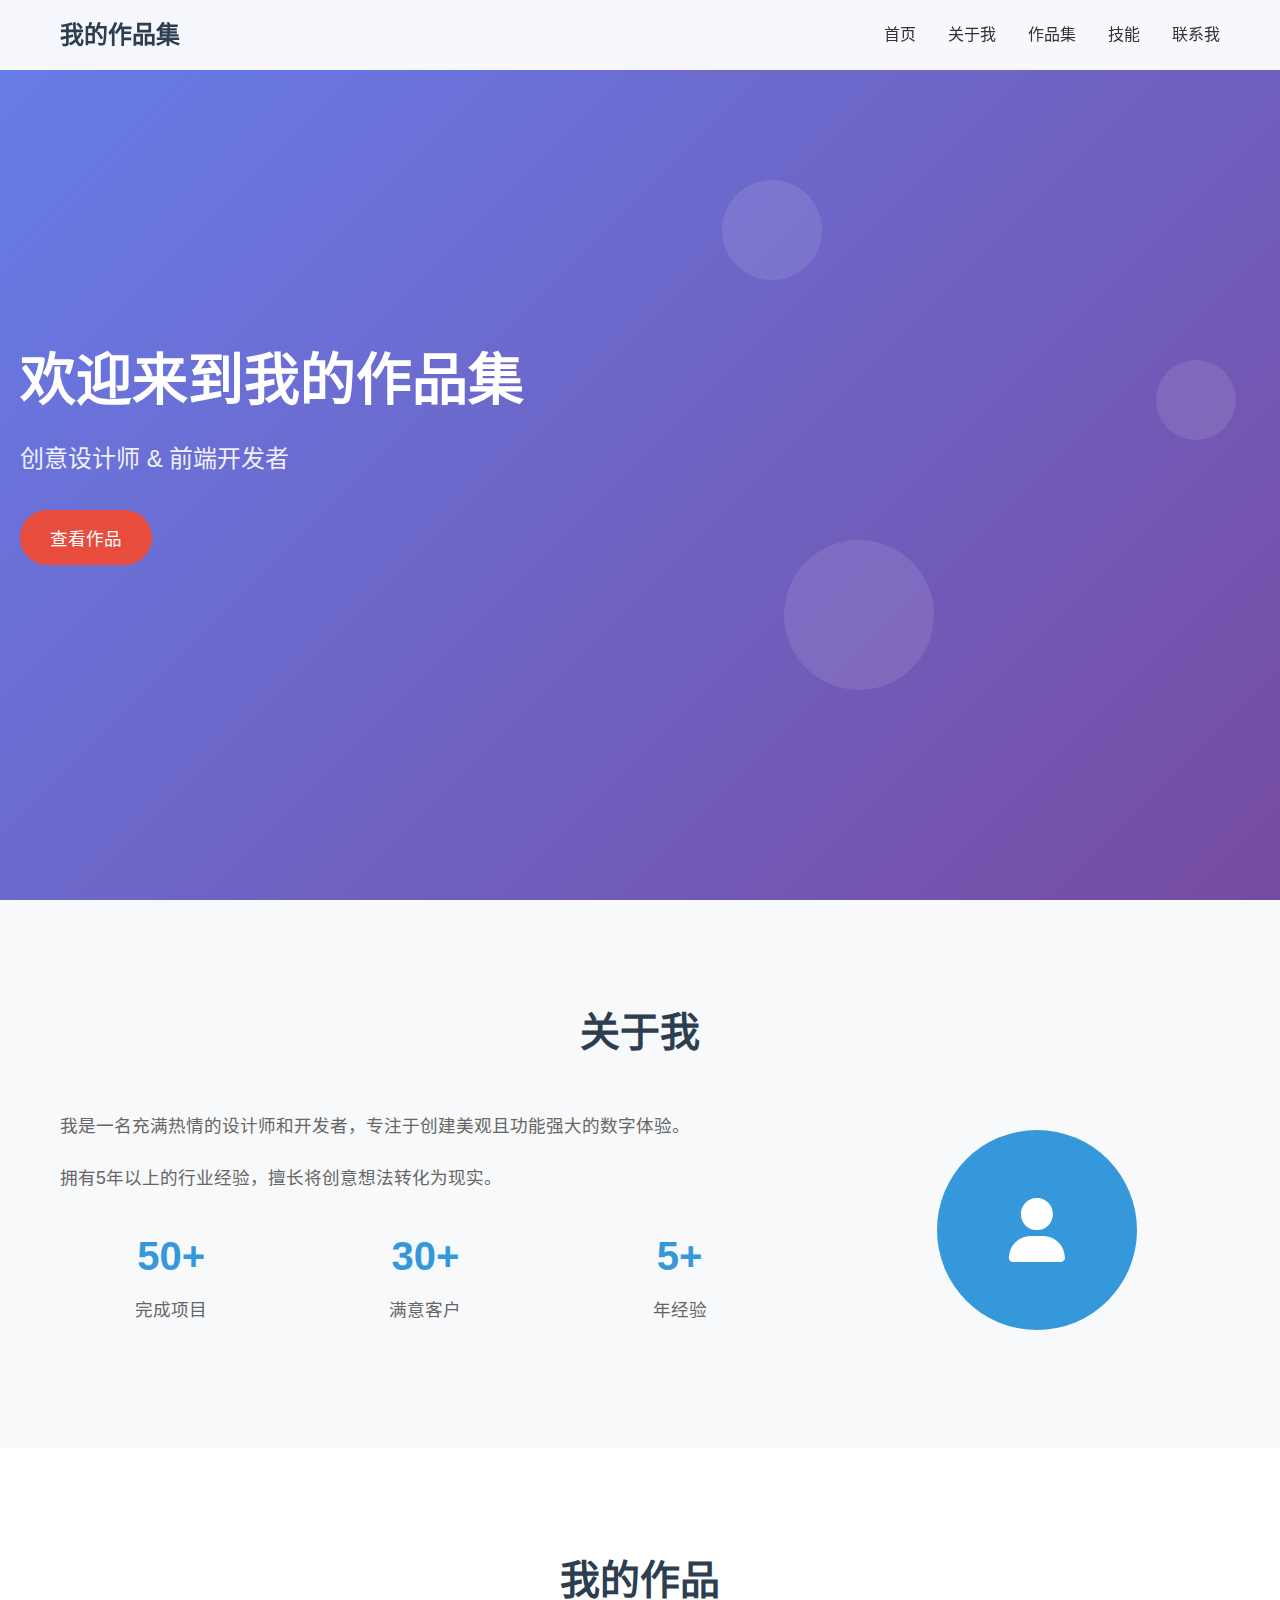
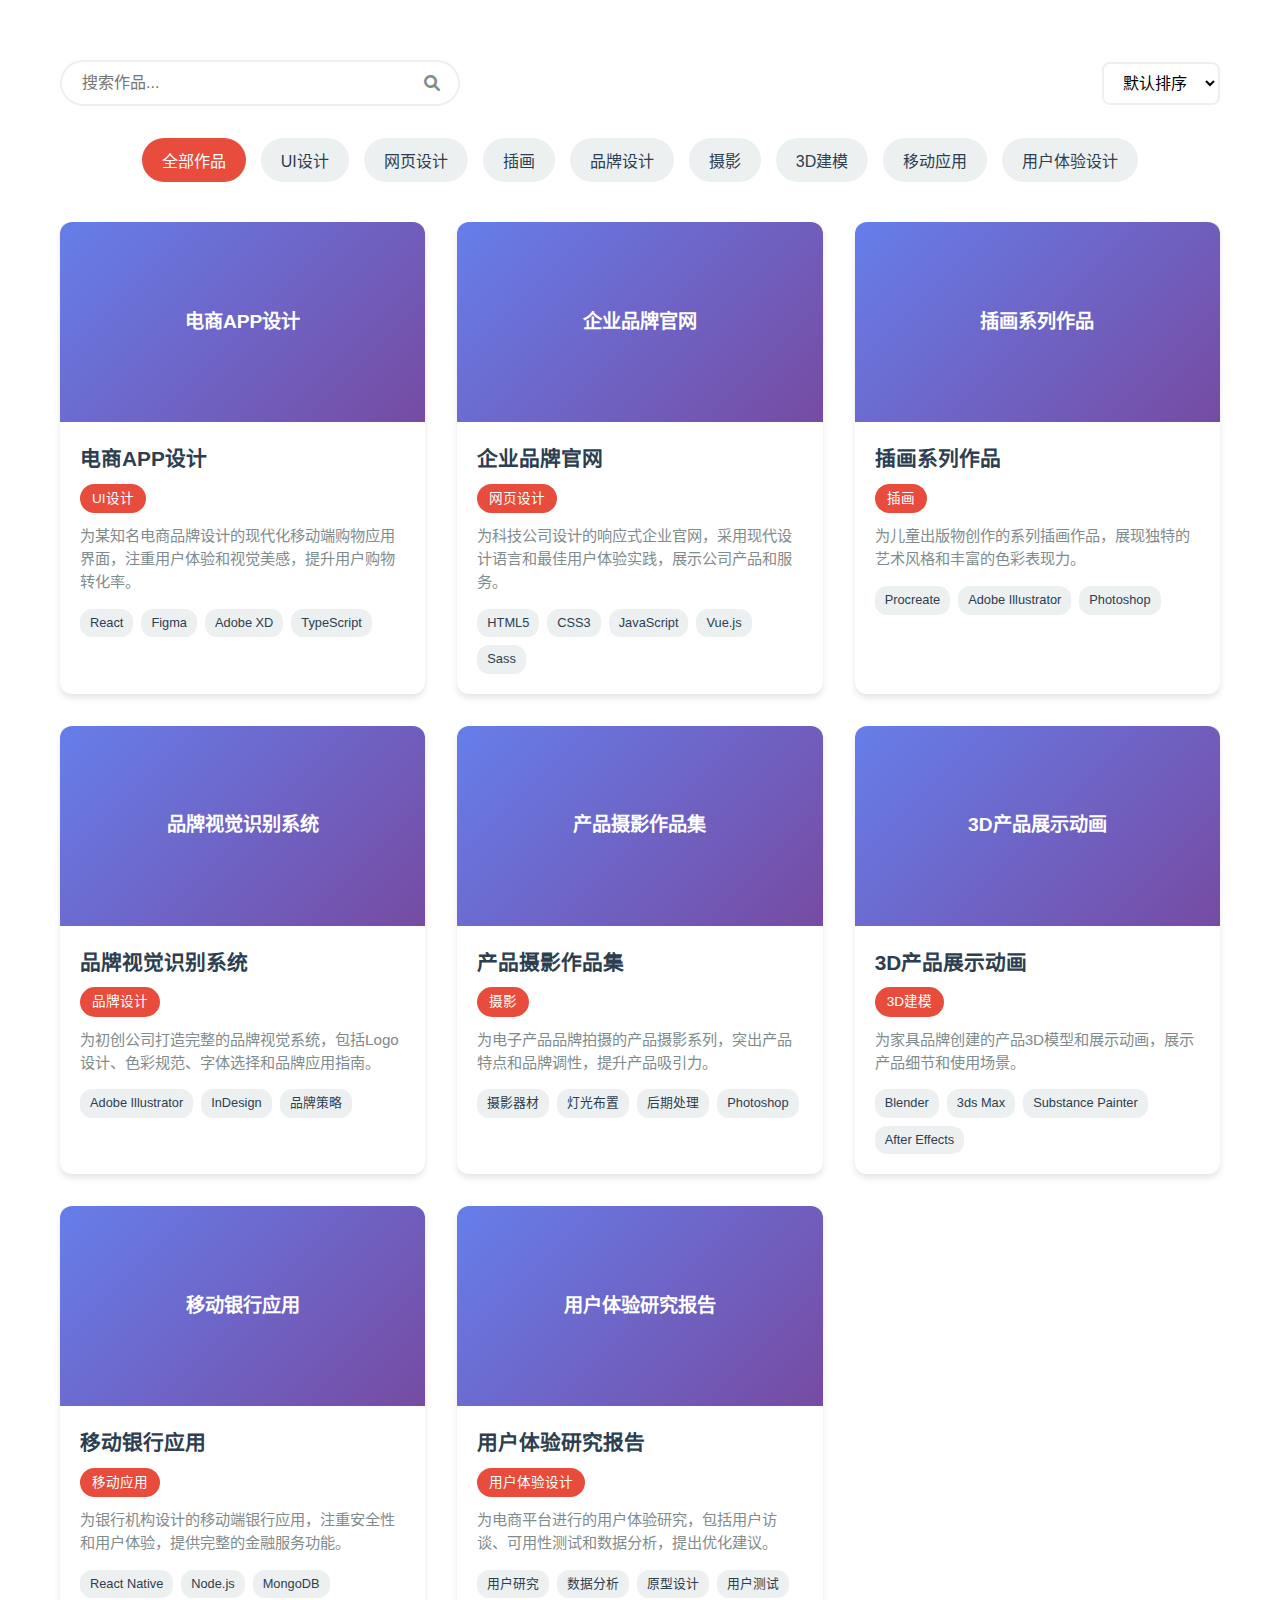
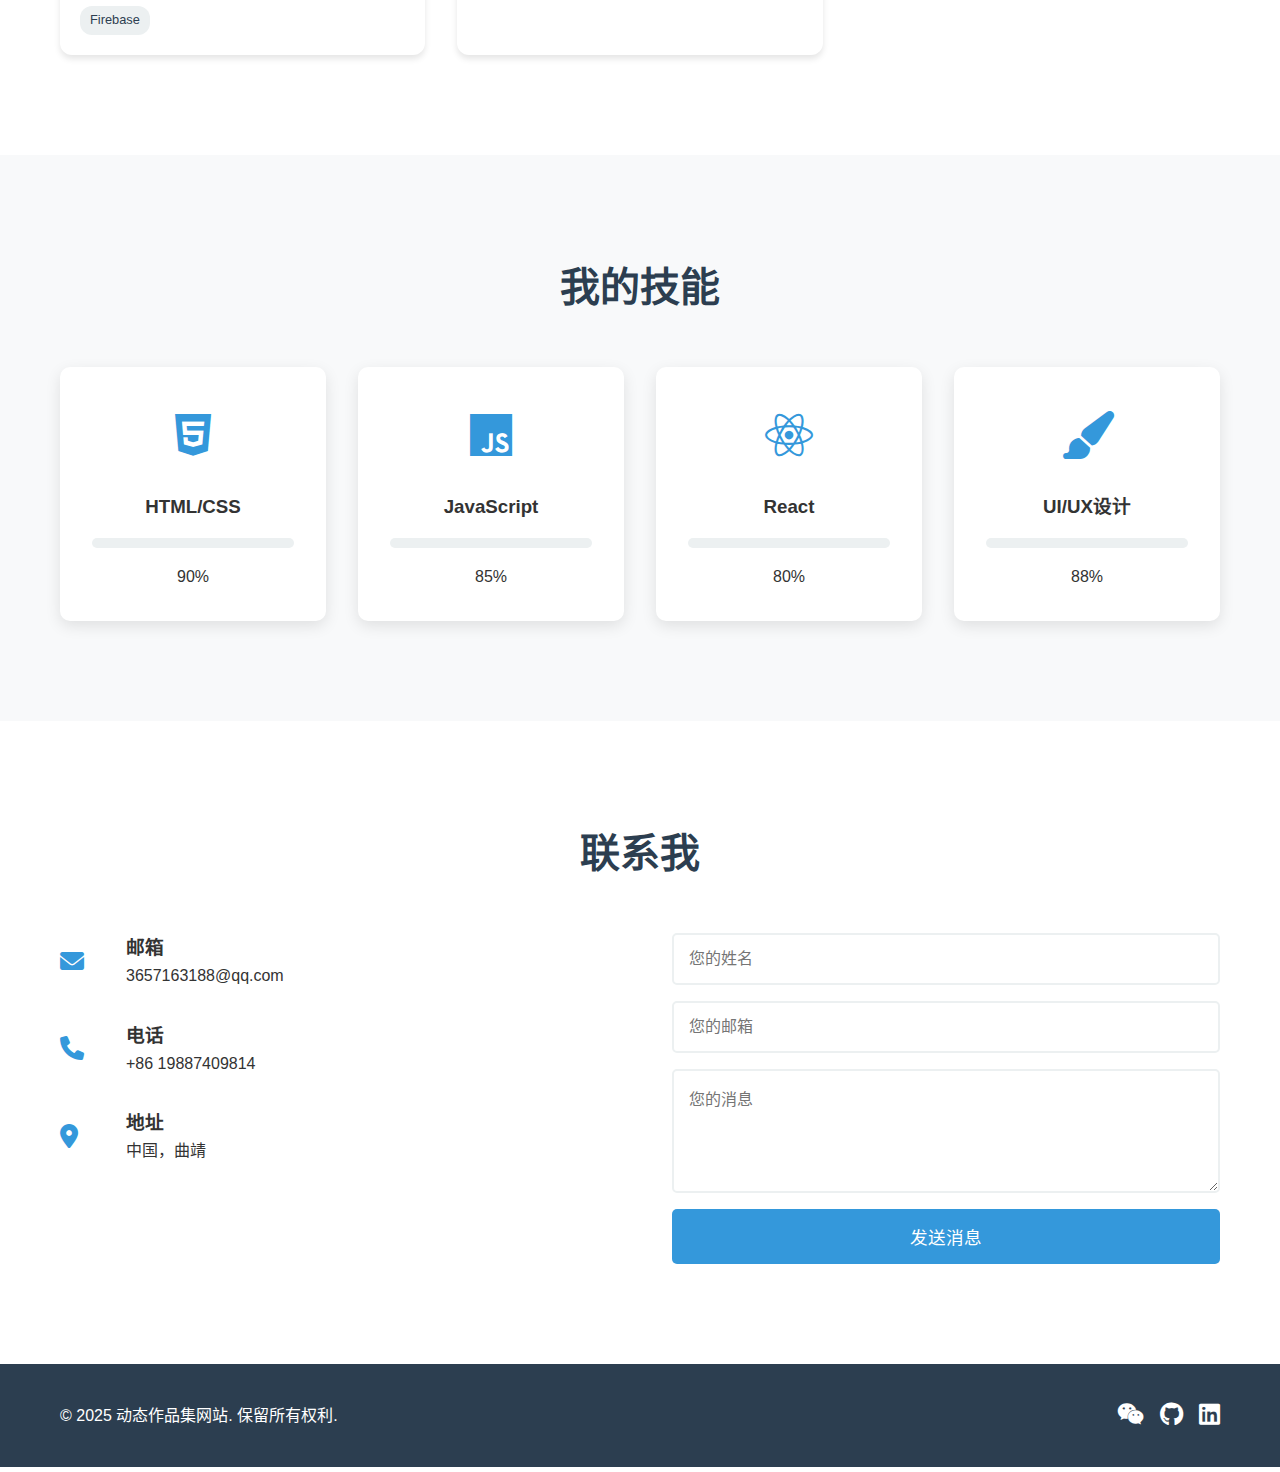
<file: index.html>
<!DOCTYPE html>
<html lang="zh-CN">
<head>
    <meta charset="UTF-8">
    <meta name="viewport" content="width=device-width, initial-scale=1.0">
    <title>动态作品集网站</title>
    <link rel="stylesheet" href="style.css">
    <link href="https://cdnjs.cloudflare.com/ajax/libs/font-awesome/6.0.0/css/all.min.css" rel="stylesheet">
</head>
<body>
    <!-- 导航栏 -->
    <nav class="navbar">
        <div class="nav-container">
            <div class="nav-logo">
                <a href="#home">我的作品集</a>
            </div>
            <ul class="nav-menu">
                <li class="nav-item">
                    <a href="#home" class="nav-link">首页</a>
                </li>
                <li class="nav-item">
                    <a href="#about" class="nav-link">关于我</a>
                </li>
                <li class="nav-item">
                    <a href="#portfolio" class="nav-link">作品集</a>
                </li>
                <li class="nav-item">
                    <a href="#skills" class="nav-link">技能</a>
                </li>
                <li class="nav-item">
                    <a href="#contact" class="nav-link">联系我</a>
                </li>
            </ul>
            <div class="hamburger">
                <span></span>
                <span></span>
                <span></span>
            </div>
        </div>
    </nav>

    <!-- 首页部分 -->
    <section id="home" class="hero">
        <div class="hero-content">
            <h1 class="hero-title">欢迎来到我的作品集</h1>
            <p class="hero-subtitle">创意设计师 & 前端开发者</p>
            <button class="cta-button" onclick="scrollToSection('portfolio')">查看作品</button>
        </div>
        <div class="hero-image">
            <div class="floating-elements">
                <div class="floating-element"></div>
                <div class="floating-element"></div>
                <div class="floating-element"></div>
            </div>
        </div>
    </section>

    <!-- 关于我部分 -->
    <section id="about" class="about">
        <div class="container">
            <h2 class="section-title">关于我</h2>
            <div class="about-content">
                <div class="about-text">
                    <p>我是一名充满热情的设计师和开发者，专注于创建美观且功能强大的数字体验。</p>
                    <p>拥有5年以上的行业经验，擅长将创意想法转化为现实。</p>
                    <div class="stats">
                        <div class="stat">
                            <h3>50+</h3>
                            <p>完成项目</p>
                        </div>
                        <div class="stat">
                            <h3>30+</h3>
                            <p>满意客户</p>
                        </div>
                        <div class="stat">
                            <h3>5+</h3>
                            <p>年经验</p>
                        </div>
                    </div>
                </div>
                <div class="about-image">
                    <div class="image-placeholder">
                        <i class="fas fa-user"></i>
                    </div>
                </div>
            </div>
        </div>
    </section>

    <!-- 作品集部分 -->
    <section id="portfolio" class="portfolio">
        <div class="container">
            <h2 class="section-title">我的作品</h2>
            
            <!-- 搜索和筛选区域 -->
            <div class="portfolio-controls">
                <div class="search-box">
                    <input type="text" id="searchInput" placeholder="搜索作品..." class="search-input">
                    <i class="fas fa-search search-icon"></i>
                </div>
                
                <div class="sort-controls">
                    <select id="sortSelect" class="sort-select">
                        <option value="default">默认排序</option>
                        <option value="date-desc">最新优先</option>
                        <option value="date-asc">最旧优先</option>
                        <option value="title-asc">标题 A-Z</option>
                        <option value="title-desc">标题 Z-A</option>
                    </select>
                </div>
            </div>
            
            <!-- 分类导航 -->
            <nav class="category-nav" id="categoryNav">
                <!-- 分类按钮将通过JavaScript动态生成 -->
            </nav>
            
            <!-- 作品网格 -->
            <div id="portfolioGrid" class="portfolio-grid">
                <div class="loading">正在加载作品...</div>
            </div>
        </div>
    </section>
    
    <!-- 模态框 -->
    <div id="portfolioModal" class="modal">
        <div class="modal-content">
            <div class="modal-header">
                <h2 id="modalTitle" class="modal-title"></h2>
                <button id="closeModal" class="close-btn">&times;</button>
            </div>
            <div class="modal-body">
                <div id="modalImage" class="modal-image"></div>
                <div id="modalCategory" class="card-category"></div>
                <p id="modalDescription" class="modal-description"></p>
                <div id="modalTechStack" class="modal-tech-stack"></div>
                <div id="modalLinks" class="modal-links"></div>
            </div>
        </div>
    </div>

    <!-- 技能部分 -->
    <section id="skills" class="skills">
        <div class="container">
            <h2 class="section-title">我的技能</h2>
            <div class="skills-grid">
                <div class="skill-item">
                    <div class="skill-icon">
                        <i class="fab fa-html5"></i>
                    </div>
                    <h3>HTML/CSS</h3>
                    <div class="skill-bar">
                        <div class="skill-progress" data-width="90"></div>
                    </div>
                    <span>90%</span>
                </div>
                <div class="skill-item">
                    <div class="skill-icon">
                        <i class="fab fa-js"></i>
                    </div>
                    <h3>JavaScript</h3>
                    <div class="skill-bar">
                        <div class="skill-progress" data-width="85"></div>
                    </div>
                    <span>85%</span>
                </div>
                <div class="skill-item">
                    <div class="skill-icon">
                        <i class="fab fa-react"></i>
                    </div>
                    <h3>React</h3>
                    <div class="skill-bar">
                        <div class="skill-progress" data-width="80"></div>
                    </div>
                    <span>80%</span>
                </div>
                <div class="skill-item">
                    <div class="skill-icon">
                        <i class="fas fa-paint-brush"></i>
                    </div>
                    <h3>UI/UX设计</h3>
                    <div class="skill-bar">
                        <div class="skill-progress" data-width="88"></div>
                    </div>
                    <span>88%</span>
                </div>
            </div>
        </div>
    </section>

    <!-- 联系我部分 -->
    <section id="contact" class="contact">
        <div class="container">
            <h2 class="section-title">联系我</h2>
            <div class="contact-content">
                <div class="contact-info">
                    <div class="contact-item">
                        <i class="fas fa-envelope"></i>
                        <div>
                            <h3>邮箱</h3>
                            <p>3657163188@qq.com</p>
                        </div>
                    </div>
                    <div class="contact-item">
                        <i class="fas fa-phone"></i>
                        <div>
                            <h3>电话</h3>
                            <p>+86 19887409814</p>
                        </div>
                    </div>
                    <div class="contact-item">
                        <i class="fas fa-map-marker-alt"></i>
                        <div>
                            <h3>地址</h3>
                            <p>中国，曲靖</p>
                        </div>
                    </div>
                </div>
                <form class="contact-form">
                    <input type="text" placeholder="您的姓名" required>
                    <input type="email" placeholder="您的邮箱" required>
                    <textarea placeholder="您的消息" rows="5" required></textarea>
                    <button type="submit">发送消息</button>
                </form>
            </div>
        </div>
    </section>

    <!-- 页脚 -->
    <footer class="footer">
        <div class="container">
            <p>&copy; 2025 动态作品集网站. 保留所有权利.</p>
            <div class="social-links">
                <a href="#"><i class="fab fa-weixin"></i></a>
                <a href="#"><i class="fab fa-github"></i></a>
                <a href="#"><i class="fab fa-linkedin"></i></a>
            </div>
        </div>
    </footer>

    <script src="script.js"></script>
</body>
</html>
</file>
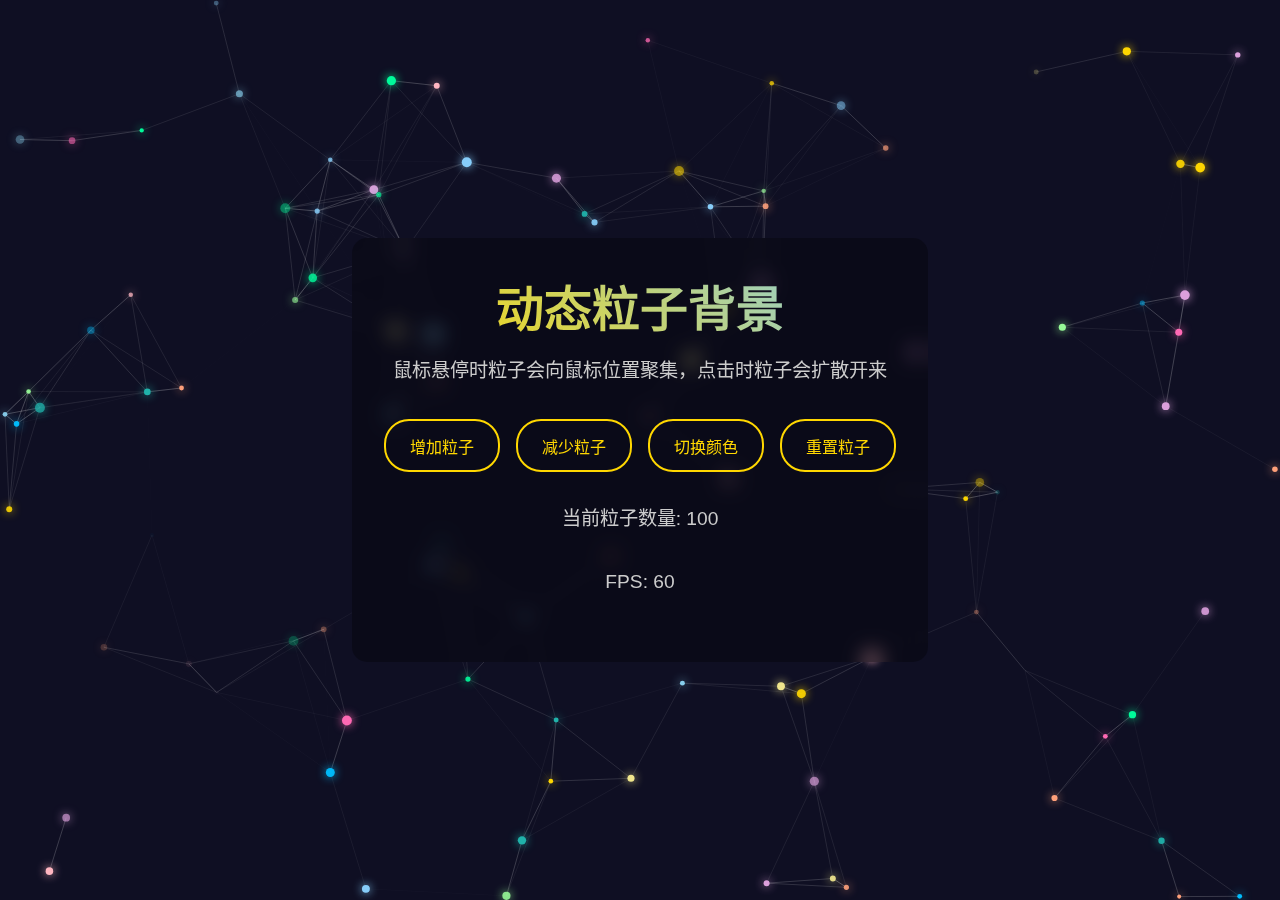
<file: particle-background.html>
<!DOCTYPE html>
<html lang="zh-CN">
<head>
    <meta charset="UTF-8">
    <meta name="viewport" content="width=device-width, initial-scale=1.0">
    <title>动态粒子背景</title>
    <style>
        * {
            margin: 0;
            padding: 0;
            box-sizing: border-box;
        }

        body {
            font-family: 'Segoe UI', 'Microsoft YaHei', sans-serif;
            background: #0f0f23;
            color: #fff;
            overflow: hidden;
            height: 100vh;
            display: flex;
            align-items: center;
            justify-content: center;
        }

        #particleCanvas {
            position: fixed;
            top: 0;
            left: 0;
            width: 100%;
            height: 100%;
            z-index: -1;
        }

        .content {
            text-align: center;
            z-index: 1;
            padding: 2rem;
            background: rgba(0, 0, 0, 0.3);
            border-radius: 15px;
            backdrop-filter: blur(10px);
            max-width: 600px;
        }

        h1 {
            font-size: 3rem;
            margin-bottom: 1rem;
            background: linear-gradient(45deg, #FFD700, #87CEEB);
            -webkit-background-clip: text;
            -webkit-text-fill-color: transparent;
            background-clip: text;
        }

        p {
            font-size: 1.2rem;
            line-height: 1.6;
            margin-bottom: 2rem;
            color: #ccc;
        }

        .controls {
            display: flex;
            gap: 1rem;
            justify-content: center;
            flex-wrap: wrap;
        }

        .btn {
            padding: 0.8rem 1.5rem;
            border: 2px solid #FFD700;
            background: transparent;
            color: #FFD700;
            border-radius: 25px;
            cursor: pointer;
            transition: all 0.3s ease;
            font-size: 1rem;
        }

        .btn:hover {
            background: #FFD700;
            color: #000;
            transform: translateY(-2px);
        }

        .info {
            margin-top: 2rem;
            font-size: 0.9rem;
            color: #888;
        }

        @media (max-width: 768px) {
            h1 {
                font-size: 2rem;
            }
            
            p {
                font-size: 1rem;
            }
            
            .content {
                padding: 1rem;
                margin: 1rem;
            }
        }
    </style>
</head>
<body>
    <canvas id="particleCanvas"></canvas>
    
    <div class="content">
        <h1>动态粒子背景</h1>
        <p>鼠标悬停时粒子会向鼠标位置聚集，点击时粒子会扩散开来</p>
        
        <div class="controls">
            <button class="btn" onclick="increaseParticles()">增加粒子</button>
            <button class="btn" onclick="decreaseParticles()">减少粒子</button>
            <button class="btn" onclick="changeColors()">切换颜色</button>
            <button class="btn" onclick="resetParticles()">重置粒子</button>
        </div>
        
        <div class="info">
            <p>当前粒子数量: <span id="particleCount">100</span></p>
            <p>FPS: <span id="fpsCounter">60</span></p>
        </div>
    </div>

    <script>
        class ParticleSystem {
            constructor() {
                this.canvas = document.getElementById('particleCanvas');
                this.ctx = this.canvas.getContext('2d');
                this.particles = [];
                this.mouseX = 0;
                this.mouseY = 0;
                this.isMouseOver = false;
                this.isClicking = false;
                this.clickTime = 0;
                this.lastTime = 0;
                this.fps = 60;
                this.frameCount = 0;
                this.lastFpsUpdate = 0;
                
                // 粒子颜色池
                this.colorPalette = [
                    '#FFD700', '#87CEEB', '#98FB98', '#FFB6C1',
                    '#DDA0DD', '#F0E68C', '#87CEFA', '#20B2AA',
                    '#FFA07A', '#00FA9A', '#FF69B4', '#00BFFF'
                ];
                
                this.init();
            }
            
            init() {
                this.resizeCanvas();
                this.createParticles();
                this.setupEventListeners();
                this.animate();
            }
            
            resizeCanvas() {
                this.canvas.width = window.innerWidth;
                this.canvas.height = window.innerHeight;
            }
            
            createParticles() {
                this.particles = [];
                const isMobile = window.innerWidth <= 768;
                const particleCount = isMobile ? 50 : 100;
                
                for (let i = 0; i < particleCount; i++) {
                    this.particles.push(this.createParticle());
                }
                
                this.updateParticleCountDisplay();
            }
            
            createParticle() {
                const isMobile = window.innerWidth <= 768;
                const maxSize = isMobile ? 3 : 5;
                const minSize = isMobile ? 1 : 2;
                
                return {
                    x: Math.random() * this.canvas.width,
                    y: Math.random() * this.canvas.height,
                    vx: (Math.random() - 0.5) * 2,
                    vy: (Math.random() - 0.5) * 2,
                    size: Math.random() * (maxSize - minSize) + minSize,
                    color: this.colorPalette[Math.floor(Math.random() * this.colorPalette.length)],
                    originalColor: '',
                    opacity: Math.random() * 0.5 + 0.5,
                    life: Math.random() * 100,
                    maxLife: 100
                };
            }
            
            setupEventListeners() {
                window.addEventListener('resize', () => {
                    this.resizeCanvas();
                    this.createParticles();
                });
                
                this.canvas.addEventListener('mousemove', (e) => {
                    this.mouseX = e.clientX;
                    this.mouseY = e.clientY;
                });
                
                this.canvas.addEventListener('mouseenter', () => {
                    this.isMouseOver = true;
                });
                
                this.canvas.addEventListener('mouseleave', () => {
                    this.isMouseOver = false;
                });
                
                this.canvas.addEventListener('click', (e) => {
                    this.isClicking = true;
                    this.clickTime = Date.now();
                    this.mouseX = e.clientX;
                    this.mouseY = e.clientY;
                    
                    // 点击后0.5秒重置点击状态
                    setTimeout(() => {
                        this.isClicking = false;
                    }, 500);
                });
            }
            
            updateParticles() {
                const currentTime = Date.now();
                const clickDuration = currentTime - this.clickTime;
                
                this.particles.forEach(particle => {
                    // 基础运动
                    particle.x += particle.vx;
                    particle.y += particle.vy;
                    
                    // 边界检测
                    if (particle.x < 0 || particle.x > this.canvas.width) {
                        particle.vx *= -1;
                    }
                    if (particle.y < 0 || particle.y > this.canvas.height) {
                        particle.vy *= -1;
                    }
                    
                    // 鼠标悬停效果
                    if (this.isMouseOver) {
                        const dx = this.mouseX - particle.x;
                        const dy = this.mouseY - particle.y;
                        const distance = Math.sqrt(dx * dx + dy * dy);
                        
                        if (distance < 200) {
                            const force = 0.1;
                            particle.vx += (dx / distance) * force;
                            particle.vy += (dy / distance) * force;
                        }
                    }
                    
                    // 点击扩散效果
                    if (this.isClicking && clickDuration < 500) {
                        const dx = particle.x - this.mouseX;
                        const dy = particle.y - this.mouseY;
                        const distance = Math.sqrt(dx * dx + dy * dy);
                        
                        if (distance < 300) {
                            const force = 2 * (1 - clickDuration / 500);
                            particle.vx += (dx / distance) * force;
                            particle.vy += (dy / distance) * force;
                        }
                    }
                    
                    // 速度限制
                    const speed = Math.sqrt(particle.vx * particle.vx + particle.vy * particle.vy);
                    const maxSpeed = 3;
                    if (speed > maxSpeed) {
                        particle.vx = (particle.vx / speed) * maxSpeed;
                        particle.vy = (particle.vy / speed) * maxSpeed;
                    }
                    
                    // 生命周期
                    particle.life += 0.5;
                    if (particle.life > particle.maxLife) {
                        particle.life = 0;
                    }
                    
                    // 透明度变化
                    particle.opacity = 0.3 + 0.7 * Math.sin(particle.life * 0.1);
                });
            }
            
            drawParticles() {
                this.ctx.clearRect(0, 0, this.canvas.width, this.canvas.height);
                
                // 绘制连接线
                this.drawConnections();
                
                // 绘制粒子
                this.particles.forEach(particle => {
                    this.ctx.save();
                    this.ctx.globalAlpha = particle.opacity;
                    
                    // 粒子发光效果
                    this.ctx.shadowColor = particle.color;
                    this.ctx.shadowBlur = 10;
                    
                    this.ctx.fillStyle = particle.color;
                    this.ctx.beginPath();
                    this.ctx.arc(particle.x, particle.y, particle.size, 0, Math.PI * 2);
                    this.ctx.fill();
                    
                    this.ctx.restore();
                });
            }
            
            drawConnections() {
                const maxDistance = 150;
                
                for (let i = 0; i < this.particles.length; i++) {
                    for (let j = i + 1; j < this.particles.length; j++) {
                        const p1 = this.particles[i];
                        const p2 = this.particles[j];
                        const dx = p1.x - p2.x;
                        const dy = p1.y - p2.y;
                        const distance = Math.sqrt(dx * dx + dy * dy);
                        
                        if (distance < maxDistance) {
                            const opacity = 1 - distance / maxDistance;
                            this.ctx.strokeStyle = `rgba(255, 255, 255, ${opacity * 0.3})`;
                            this.ctx.lineWidth = 1;
                            this.ctx.beginPath();
                            this.ctx.moveTo(p1.x, p1.y);
                            this.ctx.lineTo(p2.x, p2.y);
                            this.ctx.stroke();
                        }
                    }
                }
            }
            
            updateFPS(currentTime) {
                this.frameCount++;
                
                if (currentTime - this.lastFpsUpdate >= 1000) {
                    this.fps = Math.round((this.frameCount * 1000) / (currentTime - this.lastFpsUpdate));
                    this.frameCount = 0;
                    this.lastFpsUpdate = currentTime;
                    
                    document.getElementById('fpsCounter').textContent = this.fps;
                }
            }
            
            animate(currentTime = 0) {
                requestAnimationFrame((time) => this.animate(time));
                
                // 限制帧率为60fps
                const deltaTime = currentTime - this.lastTime;
                if (deltaTime < 1000 / 60) return;
                
                this.lastTime = currentTime;
                
                this.updateParticles();
                this.drawParticles();
                this.updateFPS(currentTime);
            }
            
            updateParticleCountDisplay() {
                document.getElementById('particleCount').textContent = this.particles.length;
            }
            
            // 公共方法
            addParticles(count = 10) {
                for (let i = 0; i < count; i++) {
                    this.particles.push(this.createParticle());
                }
                this.updateParticleCountDisplay();
            }
            
            removeParticles(count = 10) {
                this.particles = this.particles.slice(0, Math.max(0, this.particles.length - count));
                this.updateParticleCountDisplay();
            }
            
            changeColorPalette() {
                // 生成新的随机颜色
                this.colorPalette = Array.from({length: 12}, () => {
                    const hue = Math.floor(Math.random() * 360);
                    return `hsl(${hue}, 70%, 65%)`;
                });
            }
            
            reset() {
                this.createParticles();
            }
        }
        
        // 初始化粒子系统
        const particleSystem = new ParticleSystem();
        
        // 全局控制函数
        function increaseParticles() {
            particleSystem.addParticles(10);
        }
        
        function decreaseParticles() {
            particleSystem.removeParticles(10);
        }
        
        function changeColors() {
            particleSystem.changeColorPalette();
        }
        
        function resetParticles() {
            particleSystem.reset();
        }
        
        // 防止页面滚动
        document.addEventListener('wheel', (e) => {
            if (e.ctrlKey) {
                e.preventDefault();
            }
        }, { passive: false });
    </script>
</body>
</html>
</file>
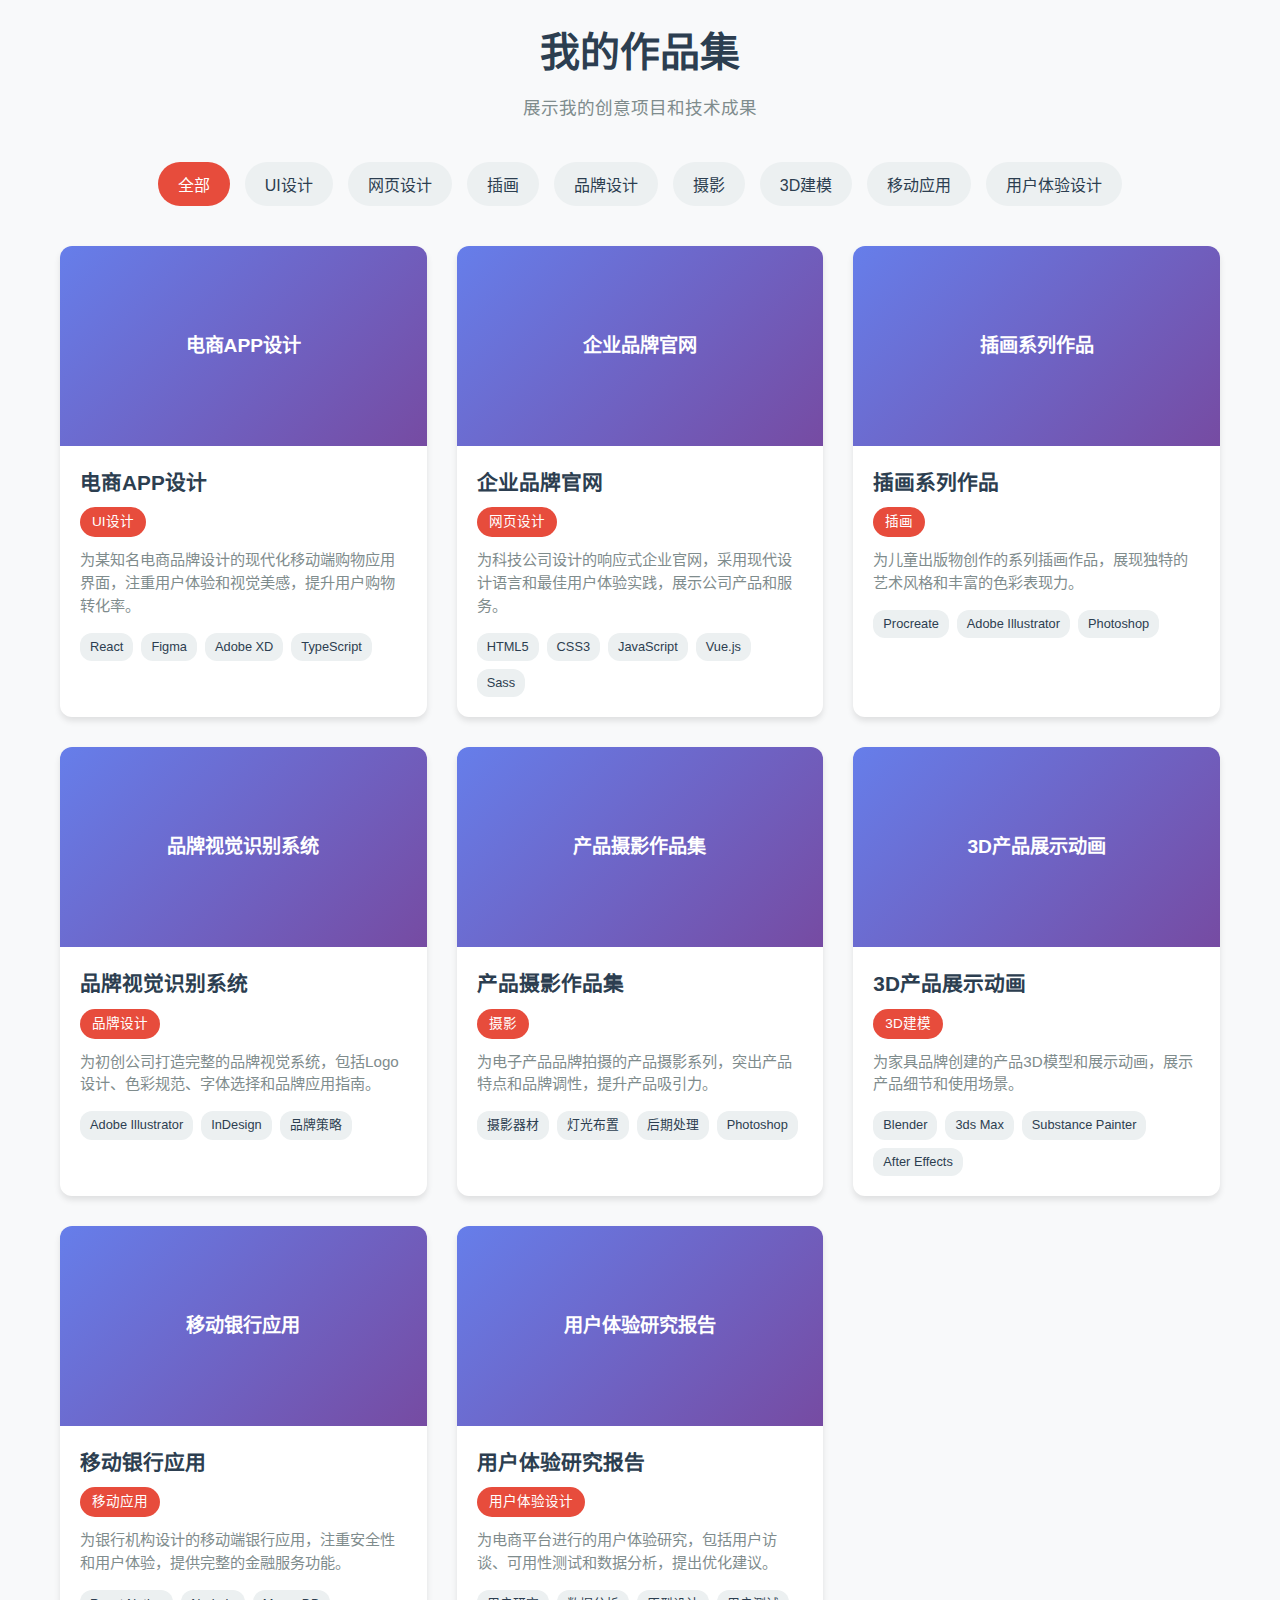
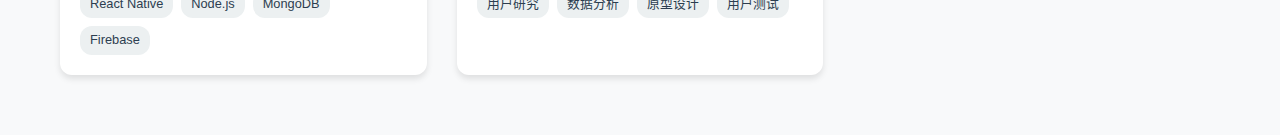
<file: portfolio-dynamic-grid.html>
<!DOCTYPE html>
<html lang="zh-CN">
<head>
    <meta charset="UTF-8">
    <meta name="viewport" content="width=device-width, initial-scale=1.0">
    <title>动态作品集网格</title>
    <style>
        * {
            margin: 0;
            padding: 0;
            box-sizing: border-box;
        }

        body {
            font-family: 'Segoe UI', Tahoma, Geneva, Verdana, sans-serif;
            line-height: 1.6;
            color: #333;
            background-color: #f8f9fa;
        }

        .container {
            max-width: 1200px;
            margin: 0 auto;
            padding: 20px;
        }

        .header {
            text-align: center;
            margin-bottom: 40px;
        }

        .header h1 {
            font-size: 2.5rem;
            color: #2c3e50;
            margin-bottom: 10px;
        }

        .header p {
            font-size: 1.1rem;
            color: #7f8c8d;
        }

        /* 分类导航样式 */
        .category-nav {
            display: flex;
            justify-content: center;
            flex-wrap: wrap;
            gap: 15px;
            margin-bottom: 40px;
            padding: 0 20px;
        }

        .category-btn {
            background: #ecf0f1;
            color: #2c3e50;
            border: none;
            padding: 10px 20px;
            border-radius: 25px;
            font-size: 1rem;
            font-weight: 500;
            cursor: pointer;
            transition: all 0.3s ease;
        }

        .category-btn:hover {
            background: #3498db;
            color: white;
            transform: translateY(-2px);
        }

        .category-btn.active {
            background: #e74c3c;
            color: white;
        }

        .category-btn.active:hover {
            background: #c0392b;
        }

        /* 作品网格样式 */
        .portfolio-grid {
            display: grid;
            grid-template-columns: repeat(3, 1fr);
            gap: 30px;
            margin-bottom: 40px;
        }

        .portfolio-card {
            background: white;
            border-radius: 12px;
            overflow: hidden;
            box-shadow: 0 4px 6px rgba(0, 0, 0, 0.1);
            transition: all 0.3s ease-in-out;
            cursor: pointer;
        }

        .portfolio-card:hover {
            transform: translateY(-5px);
            box-shadow: 0 10px 20px rgba(0, 0, 0, 0.2);
        }

        .card-image {
            width: 100%;
            height: 200px;
            background: linear-gradient(135deg, #667eea 0%, #764ba2 100%);
            display: flex;
            align-items: center;
            justify-content: center;
            color: white;
            font-size: 1.2rem;
            font-weight: 600;
        }

        .card-content {
            padding: 20px;
        }

        .card-title {
            font-size: 1.3rem;
            font-weight: 600;
            margin-bottom: 8px;
            color: #2c3e50;
        }

        .card-category {
            display: inline-block;
            background: #e74c3c;
            color: white;
            padding: 4px 12px;
            border-radius: 20px;
            font-size: 0.85rem;
            margin-bottom: 12px;
        }

        .card-description {
            color: #7f8c8d;
            font-size: 0.95rem;
            margin-bottom: 15px;
            line-height: 1.5;
        }

        .tech-stack {
            display: flex;
            flex-wrap: wrap;
            gap: 8px;
        }

        .tech-badge {
            background: #ecf0f1;
            color: #2c3e50;
            padding: 4px 10px;
            border-radius: 12px;
            font-size: 0.8rem;
            font-weight: 500;
        }

        /* 模态框样式 */
        .modal {
            display: none;
            position: fixed;
            top: 0;
            left: 0;
            width: 100%;
            height: 100%;
            background: rgba(0, 0, 0, 0.8);
            z-index: 1000;
            opacity: 0;
            transition: opacity 0.3s ease;
        }

        .modal.active {
            display: flex;
            align-items: center;
            justify-content: center;
            opacity: 1;
        }

        .modal-content {
            background: white;
            border-radius: 16px;
            max-width: 800px;
            width: 90%;
            max-height: 90vh;
            overflow-y: auto;
            transform: scale(0.9);
            transition: transform 0.3s ease;
        }

        .modal.active .modal-content {
            transform: scale(1);
        }

        .modal-header {
            padding: 20px;
            border-bottom: 1px solid #ecf0f1;
            display: flex;
            justify-content: space-between;
            align-items: center;
        }

        .modal-title {
            font-size: 1.5rem;
            font-weight: 600;
            color: #2c3e50;
        }

        .close-btn {
            background: none;
            border: none;
            font-size: 1.5rem;
            cursor: pointer;
            color: #7f8c8d;
            padding: 5px;
            border-radius: 50%;
            transition: background 0.3s ease;
        }

        .close-btn:hover {
            background: #ecf0f1;
        }

        .modal-body {
            padding: 20px;
        }

        .modal-image {
            width: 100%;
            height: 300px;
            background: linear-gradient(135deg, #667eea 0%, #764ba2 100%);
            border-radius: 8px;
            margin-bottom: 20px;
            display: flex;
            align-items: center;
            justify-content: center;
            color: white;
            font-size: 1.2rem;
            font-weight: 600;
        }

        .modal-description {
            font-size: 1rem;
            line-height: 1.6;
            color: #5a6c7d;
            margin-bottom: 20px;
        }

        .modal-tech-stack {
            display: flex;
            flex-wrap: wrap;
            gap: 10px;
            margin-bottom: 20px;
        }

        .modal-tech-badge {
            background: #3498db;
            color: white;
            padding: 6px 12px;
            border-radius: 15px;
            font-size: 0.9rem;
        }

        .modal-links {
            display: flex;
            gap: 15px;
        }

        .modal-link {
            display: inline-block;
            padding: 10px 20px;
            background: #2ecc71;
            color: white;
            text-decoration: none;
            border-radius: 8px;
            transition: background 0.3s ease;
        }

        .modal-link:hover {
            background: #27ae60;
        }

        .modal-link.demo {
            background: #e74c3c;
        }

        .modal-link.demo:hover {
            background: #c0392b;
        }

        /* 响应式设计 */
        @media (max-width: 1024px) {
            .portfolio-grid {
                grid-template-columns: repeat(2, 1fr);
                gap: 20px;
            }
            
            .category-nav {
                gap: 10px;
            }
            
            .category-btn {
                padding: 8px 16px;
                font-size: 0.9rem;
            }
        }

        @media (max-width: 768px) {
            .container {
                padding: 15px;
            }

            .header h1 {
                font-size: 2rem;
            }

            .portfolio-grid {
                grid-template-columns: repeat(2, 1fr);
                gap: 15px;
            }

            .card-image {
                height: 150px;
            }

            .modal-content {
                width: 95%;
            }
        }

        @media (max-width: 480px) {
            .portfolio-grid {
                grid-template-columns: 1fr;
                gap: 15px;
            }

            .card-image {
                height: 180px;
            }

            .modal-image {
                height: 200px;
            }

            .modal-links {
                flex-direction: column;
            }

            .modal-link {
                text-align: center;
            }
        }

        /* 加载动画 */
        .loading {
            text-align: center;
            padding: 40px;
            font-size: 1.2rem;
            color: #7f8c8d;
        }

        .fade-in {
            animation: fadeIn 0.6s ease-in;
        }

        @keyframes fadeIn {
            from { opacity: 0; transform: translateY(20px); }
            to { opacity: 1; transform: translateY(0); }
        }
    </style>
</head>
<body>
    <div class="container">
        <header class="header">
            <h1>我的作品集</h1>
            <p>展示我的创意项目和技术成果</p>
        </header>

        <main>
            <!-- 分类导航 -->
            <nav class="category-nav" id="categoryNav">
                <!-- 分类按钮将通过JavaScript动态生成 -->
            </nav>
            
            <!-- 作品网格 -->
            <div id="portfolioGrid" class="portfolio-grid">
                <div class="loading">正在加载作品...</div>
            </div>
        </main>
    </div>

    <!-- 模态框 -->
    <div id="portfolioModal" class="modal">
        <div class="modal-content">
            <div class="modal-header">
                <h2 id="modalTitle" class="modal-title"></h2>
                <button id="closeModal" class="close-btn">&times;</button>
            </div>
            <div class="modal-body">
                <div id="modalImage" class="modal-image"></div>
                <div id="modalCategory" class="card-category"></div>
                <p id="modalDescription" class="modal-description"></p>
                <div id="modalTechStack" class="modal-tech-stack"></div>
                <div id="modalLinks" class="modal-links"></div>
            </div>
        </div>
    </div>

    <script>
        // 作品数据
        const portfolioData = {
            "portfolio": [
                {
                    "id": 1,
                    "title": "电商APP设计",
                    "category": "UI设计",
                    "image": "https://example.com/images/ecommerce-app.jpg",
                    "description": "为某知名电商品牌设计的现代化移动端购物应用界面，注重用户体验和视觉美感，提升用户购物转化率。",
                    "techStack": ["React", "Figma", "Adobe XD", "TypeScript"],
                    "demoUrl": "https://demo.example.com/ecommerce-app",
                    "githubUrl": "https://github.com/username/ecommerce-app",
                    "completionDate": "2024-03-15",
                    "featured": true,
                    "tags": ["电商", "移动端", "用户体验", "界面设计"]
                },
                {
                    "id": 2,
                    "title": "企业品牌官网",
                    "category": "网页设计",
                    "image": "https://example.com/images/corporate-website.jpg",
                    "description": "为科技公司设计的响应式企业官网，采用现代设计语言和最佳用户体验实践，展示公司产品和服务。",
                    "techStack": ["HTML5", "CSS3", "JavaScript", "Vue.js", "Sass"],
                    "demoUrl": "https://demo.example.com/corporate-site",
                    "githubUrl": "https://github.com/username/corporate-website",
                    "completionDate": "2024-02-28",
                    "featured": true,
                    "tags": ["企业网站", "响应式", "品牌形象", "SEO优化"]
                },
                {
                    "id": 3,
                    "title": "插画系列作品",
                    "category": "插画",
                    "image": "https://example.com/images/illustration-series.jpg",
                    "description": "为儿童出版物创作的系列插画作品，展现独特的艺术风格和丰富的色彩表现力。",
                    "techStack": ["Procreate", "Adobe Illustrator", "Photoshop"],
                    "completionDate": "2024-01-20",
                    "featured": false,
                    "tags": ["儿童插画", "出版物", "数字艺术", "色彩设计"]
                },
                {
                    "id": 4,
                    "title": "品牌视觉识别系统",
                    "category": "品牌设计",
                    "image": "https://example.com/images/brand-identity.jpg",
                    "description": "为初创公司打造完整的品牌视觉系统，包括Logo设计、色彩规范、字体选择和品牌应用指南。",
                    "techStack": ["Adobe Illustrator", "InDesign", "品牌策略"],
                    "completionDate": "2023-12-10",
                    "featured": true,
                    "tags": ["品牌设计", "视觉识别", "Logo设计", "品牌指南"]
                },
                {
                    "id": 5,
                    "title": "产品摄影作品集",
                    "category": "摄影",
                    "image": "https://example.com/images/product-photography.jpg",
                    "description": "为电子产品品牌拍摄的产品摄影系列，突出产品特点和品牌调性，提升产品吸引力。",
                    "techStack": ["摄影器材", "灯光布置", "后期处理", "Photoshop"],
                    "completionDate": "2023-11-05",
                    "featured": false,
                    "tags": ["产品摄影", "商业摄影", "静物摄影", "后期制作"]
                },
                {
                    "id": 6,
                    "title": "3D产品展示动画",
                    "category": "3D建模",
                    "image": "https://example.com/images/3d-product-animation.jpg",
                    "description": "为家具品牌创建的产品3D模型和展示动画，展示产品细节和使用场景。",
                    "techStack": ["Blender", "3ds Max", "Substance Painter", "After Effects"],
                    "demoUrl": "https://demo.example.com/3d-animation",
                    "completionDate": "2023-10-18",
                    "featured": false,
                    "tags": ["3D建模", "产品动画", "渲染", "视觉效果"]
                },
                {
                    "id": 7,
                    "title": "移动银行应用",
                    "category": "移动应用",
                    "image": "https://example.com/images/banking-app.jpg",
                    "description": "为银行机构设计的移动端银行应用，注重安全性和用户体验，提供完整的金融服务功能。",
                    "techStack": ["React Native", "Node.js", "MongoDB", "Firebase"],
                    "demoUrl": "https://demo.example.com/banking-app",
                    "githubUrl": "https://github.com/username/banking-app",
                    "completionDate": "2023-09-22",
                    "featured": true,
                    "tags": ["金融科技", "移动应用", "安全性", "用户体验"]
                },
                {
                    "id": 8,
                    "title": "用户体验研究报告",
                    "category": "用户体验设计",
                    "image": "https://example.com/images/ux-research.jpg",
                    "description": "为电商平台进行的用户体验研究，包括用户访谈、可用性测试和数据分析，提出优化建议。",
                    "techStack": ["用户研究", "数据分析", "原型设计", "用户测试"],
                    "completionDate": "2023-08-30",
                    "featured": false,
                    "tags": ["用户研究", "可用性测试", "数据分析", "用户体验优化"]
                }
            ]
        };

        // DOM 元素
        const portfolioGrid = document.getElementById('portfolioGrid');
        const categoryNav = document.getElementById('categoryNav');
        const modal = document.getElementById('portfolioModal');
        const closeModal = document.getElementById('closeModal');
        const modalTitle = document.getElementById('modalTitle');
        const modalImage = document.getElementById('modalImage');
        const modalCategory = document.getElementById('modalCategory');
        const modalDescription = document.getElementById('modalDescription');
        const modalTechStack = document.getElementById('modalTechStack');
        const modalLinks = document.getElementById('modalLinks');

        // 当前选中的分类
        let currentCategory = '全部';

        // 获取所有分类
        function getAllCategories() {
            const categories = ['全部'];
            portfolioData.portfolio.forEach(item => {
                if (!categories.includes(item.category)) {
                    categories.push(item.category);
                }
            });
            return categories;
        }

        // 渲染分类导航
        function renderCategoryNav() {
            const categories = getAllCategories();
            categoryNav.innerHTML = '';
            
            categories.forEach(category => {
                const button = document.createElement('button');
                button.className = 'category-btn';
                if (category === currentCategory) {
                    button.classList.add('active');
                }
                button.textContent = category;
                button.addEventListener('click', () => filterByCategory(category));
                categoryNav.appendChild(button);
            });
        }

        // 根据分类筛选作品
        function filterByCategory(category) {
            currentCategory = category;
            
            // 更新按钮状态
            document.querySelectorAll('.category-btn').forEach(btn => {
                btn.classList.remove('active');
                if (btn.textContent === category) {
                    btn.classList.add('active');
                }
            });
            
            // 筛选作品
            const filteredItems = category === '全部' 
                ? portfolioData.portfolio 
                : portfolioData.portfolio.filter(item => item.category === category);
            
            renderPortfolioGrid(filteredItems);
        }

        // 渲染作品网格
        function renderPortfolioGrid(items = portfolioData.portfolio) {
            portfolioGrid.innerHTML = '';
            
            if (items.length === 0) {
                portfolioGrid.innerHTML = `
                    <div class="no-results" style="grid-column: 1 / -1; text-align: center; padding: 40px; color: #7f8c8d;">
                        <h3>暂无作品</h3>
                        <p>当前分类下没有找到作品</p>
                    </div>
                `;
                return;
            }
            
            items.forEach((item, index) => {
                const card = document.createElement('div');
                card.className = 'portfolio-card fade-in';
                card.style.animationDelay = `${index * 0.1}s`;
                
                card.innerHTML = `
                    <div class="card-image">${item.title}</div>
                    <div class="card-content">
                        <h3 class="card-title">${item.title}</h3>
                        <span class="card-category">${item.category}</span>
                        <p class="card-description">${item.description}</p>
                        <div class="tech-stack">
                            ${item.techStack.map(tech => 
                                `<span class="tech-badge">${tech}</span>`
                            ).join('')}
                        </div>
                    </div>
                `;
                
                card.addEventListener('click', () => openModal(item));
                portfolioGrid.appendChild(card);
            });
        }

        // 打开模态框
        function openModal(item) {
            modalTitle.textContent = item.title;
            modalImage.textContent = item.title;
            modalCategory.textContent = item.category;
            modalDescription.textContent = item.description;
            
            // 渲染技术栈
            modalTechStack.innerHTML = '';
            item.techStack.forEach(tech => {
                const badge = document.createElement('span');
                badge.className = 'modal-tech-badge';
                badge.textContent = tech;
                modalTechStack.appendChild(badge);
            });
            
            // 渲染链接
            modalLinks.innerHTML = '';
            if (item.demoUrl) {
                const demoLink = document.createElement('a');
                demoLink.href = item.demoUrl;
                demoLink.target = '_blank';
                demoLink.className = 'modal-link demo';
                demoLink.textContent = '查看演示';
                modalLinks.appendChild(demoLink);
            }
            
            if (item.githubUrl) {
                const githubLink = document.createElement('a');
                githubLink.href = item.githubUrl;
                githubLink.target = '_blank';
                githubLink.className = 'modal-link';
                githubLink.textContent = 'GitHub';
                modalLinks.appendChild(githubLink);
            }
            
            // 显示模态框
            modal.classList.add('active');
            document.body.style.overflow = 'hidden';
        }

        // 关闭模态框
        function closeModalHandler() {
            modal.classList.remove('active');
            document.body.style.overflow = 'auto';
        }

        // 事件监听
        closeModal.addEventListener('click', closeModalHandler);
        modal.addEventListener('click', (e) => {
            if (e.target === modal) {
                closeModalHandler();
            }
        });

        // 键盘事件
        document.addEventListener('keydown', (e) => {
            if (e.key === 'Escape' && modal.classList.contains('active')) {
                closeModalHandler();
            }
        });

        // 响应式网格调整
        function updateGridLayout() {
            const width = window.innerWidth;
            const grid = document.querySelector('.portfolio-grid');
            
            if (width <= 480) {
                grid.style.gridTemplateColumns = '1fr';
            } else if (width <= 768) {
                grid.style.gridTemplateColumns = 'repeat(2, 1fr)';
            } else if (width <= 1024) {
                grid.style.gridTemplateColumns = 'repeat(2, 1fr)';
            } else {
                grid.style.gridTemplateColumns = 'repeat(3, 1fr)';
            }
        }

        // 初始化
        window.addEventListener('load', () => {
            renderCategoryNav();
            renderPortfolioGrid();
            updateGridLayout();
        });

        window.addEventListener('resize', updateGridLayout);
    </script>
</body>
</html>
</file>
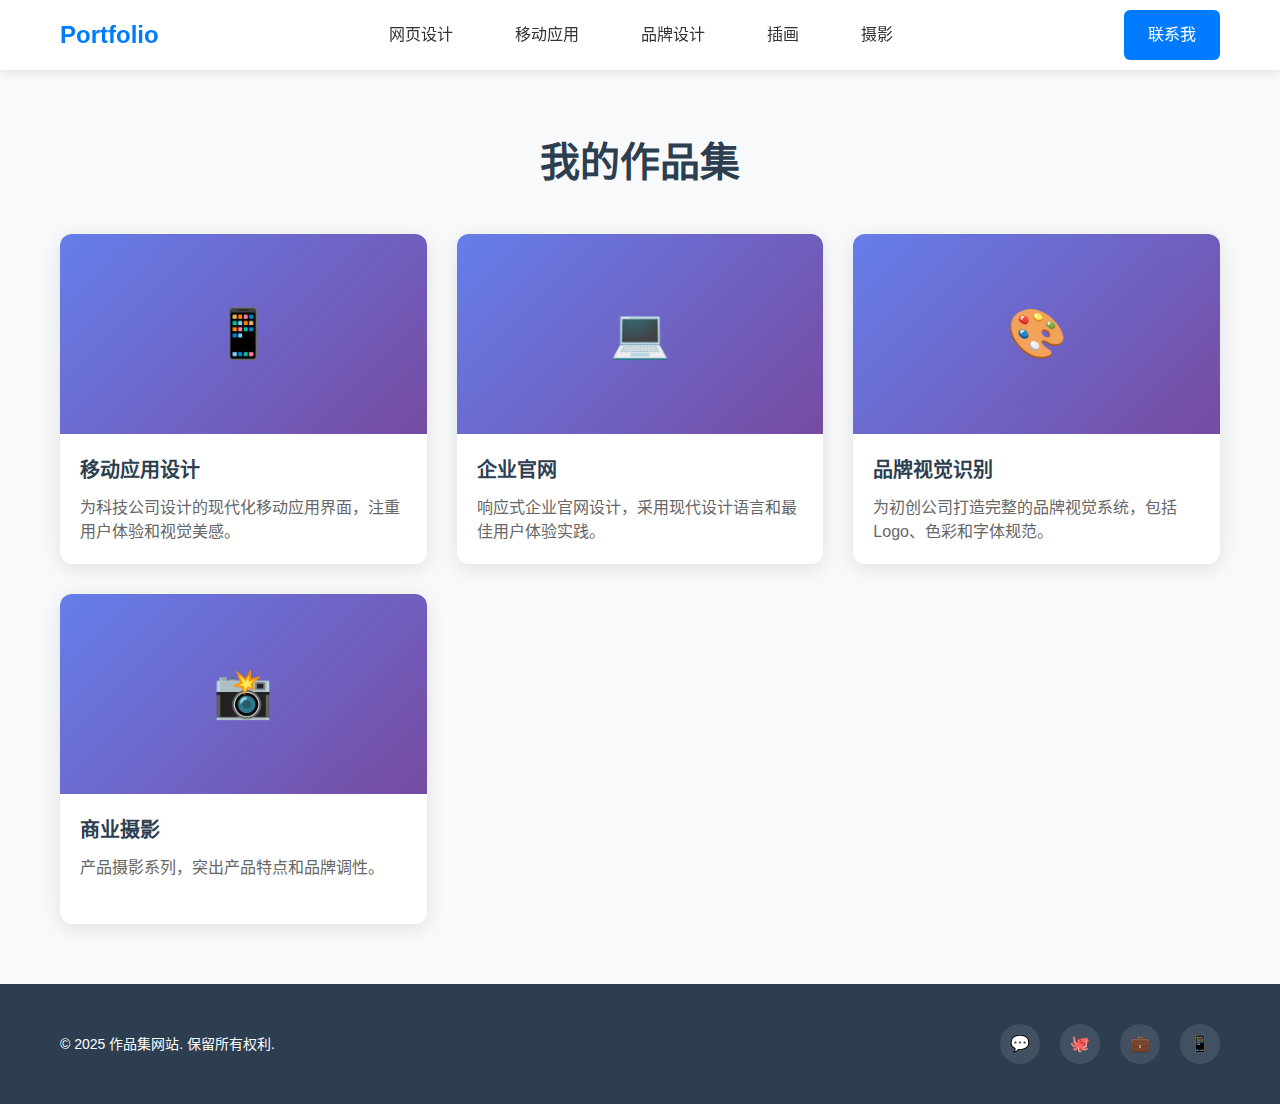
<file: portfolio-responsive.html>
<!DOCTYPE html>
<html lang="zh-CN">
<head>
    <meta charset="UTF-8">
    <meta name="viewport" content="width=device-width, initial-scale=1.0">
    <title>作品集网站 - 响应式断点优化</title>
    <style>
        /* 重置样式和基础设置 */
        * {
            margin: 0;
            padding: 0;
            box-sizing: border-box;
        }

        /* 基础字体和颜色 */
        body {
            font-family: 'Segoe UI', 'Microsoft YaHei', sans-serif;
            line-height: 1.6;
            color: #333;
            background-color: #f8f9fa;
        }

        /* 链接样式 */
        a {
            text-decoration: none;
            color: inherit;
            transition: color 0.3s ease;
        }

        a:hover {
            color: #007bff;
        }

        /* 按钮基础样式 */
        .btn {
            display: inline-block;
            padding: 12px 24px;
            background-color: #007bff;
            color: white;
            border: none;
            border-radius: 6px;
            cursor: pointer;
            font-size: 16px;
            transition: background-color 0.3s ease;
        }

        .btn:hover {
            background-color: #0056b3;
        }

        /* 容器样式 */
        .container {
            max-width: 1200px;
            margin: 0 auto;
            padding: 0 20px;
        }

        /* 头部导航栏样式 */
        header {
            background-color: #fff;
            box-shadow: 0 2px 10px rgba(0, 0, 0, 0.1);
            position: fixed;
            top: 0;
            width: 100%;
            z-index: 1000;
        }

        .header-container {
            display: flex;
            justify-content: space-between;
            align-items: center;
            height: 70px;
        }

        .logo {
            font-size: 24px;
            font-weight: bold;
            color: #007bff;
        }

        /* 导航菜单样式 */
        nav {
            display: flex;
            align-items: center;
        }

        .nav-menu {
            display: flex;
            list-style: none;
            gap: 30px;
        }

        .nav-menu a {
            font-weight: 500;
            padding: 8px 16px;
            border-radius: 4px;
        }

        .nav-menu a:hover {
            background-color: #f8f9fa;
        }

        /* 汉堡菜单样式 */
        .hamburger {
            display: none;
            flex-direction: column;
            cursor: pointer;
            gap: 4px;
            padding: 8px;
        }

        .hamburger span {
            width: 25px;
            height: 3px;
            background: #333;
            transition: all 0.3s ease;
        }

        /* 汉堡菜单激活状态 */
        .hamburger.active span:nth-child(1) {
            transform: rotate(45deg) translate(5px, 5px);
        }

        .hamburger.active span:nth-child(2) {
            opacity: 0;
        }

        .hamburger.active span:nth-child(3) {
            transform: rotate(-45deg) translate(7px, -6px);
        }

        /* 主内容区样式 */
        main {
            margin-top: 70px; /* 为固定导航栏留出空间 */
            min-height: calc(100vh - 140px);
            padding: 60px 0;
        }

        .section-title {
            text-align: center;
            font-size: 2.5rem;
            margin-bottom: 40px;
            color: #2c3e50;
        }

        /* 作品网格容器 */
        .portfolio-grid {
            display: grid;
            grid-template-columns: repeat(auto-fit, minmax(300px, 1fr));
            gap: 30px;
            margin-top: 40px;
        }

        .portfolio-item {
            background: white;
            border-radius: 12px;
            overflow: hidden;
            box-shadow: 0 4px 20px rgba(0, 0, 0, 0.1);
            transition: all 0.3s ease-in-out;
            opacity: 0;
            transform: translateY(50px);
            transition: all 0.6s ease-out;
        }

        .portfolio-item.visible {
            opacity: 1;
            transform: translateY(0);
        }

        .portfolio-item:hover {
            transform: translateY(-5px);
            box-shadow: 0 10px 20px rgba(0, 0, 0, 0.2);
        }

        .portfolio-image {
            width: 100%;
            height: 200px;
            background: linear-gradient(135deg, #667eea 0%, #764ba2 100%);
            display: flex;
            align-items: center;
            justify-content: center;
            color: white;
            font-size: 48px;
            transition: transform 0.3s ease-in-out;
            transform-origin: center;
        }

        .portfolio-item:hover .portfolio-image {
            transform: scale(1.1);
        }

        .portfolio-content {
            padding: 20px;
        }

        .portfolio-title {
            font-size: 1.25rem;
            font-weight: 600;
            margin-bottom: 10px;
            color: #2c3e50;
            transition: color 0.3s ease-in-out;
        }

        .portfolio-item:hover .portfolio-title {
            color: #FF5733;
        }

        .portfolio-description {
            color: #666;
            line-height: 1.5;
        }

        /* 页脚样式 */
        footer {
            background-color: #2c3e50;
            color: white;
            padding: 40px 0;
        }

        .footer-container {
            display: flex;
            justify-content: space-between;
            align-items: center;
        }

        .copyright {
            font-size: 14px;
        }

        .social-links {
            display: flex;
            gap: 20px;
        }

        .social-link {
            width: 40px;
            height: 40px;
            background: rgba(255, 255, 255, 0.1);
            border-radius: 50%;
            display: flex;
            align-items: center;
            justify-content: center;
            transition: background-color 0.3s ease;
        }

        .social-link:hover {
            background: rgba(255, 255, 255, 0.2);
        }

        /* ===========================================
           响应式断点设置
           =========================================== */

        /* 平板断点：768px */
        @media (max-width: 768px) {
            /* 导航栏改为汉堡菜单 */
            .hamburger {
                display: flex;
            }

            .nav-menu {
                position: fixed;
                left: -100%;
                top: 70px;
                flex-direction: column;
                background: white;
                width: 100%;
                text-align: center;
                transition: 0.3s;
                box-shadow: 0 10px 27px rgba(0, 0, 0, 0.05);
                padding: 2rem 0;
                gap: 0;
            }

            .nav-menu.active {
                left: 0;
            }

            .nav-menu li {
                margin: 15px 0;
            }

            .nav-menu a {
                padding: 15px;
                display: block;
                width: 100%;
            }

            .nav-menu a:hover {
                background-color: #007bff;
                color: white;
            }

            /* 作品网格变为两列 */
            .portfolio-grid {
                grid-template-columns: repeat(2, 1fr);
                gap: 20px;
            }

            /* 其他平板优化 */
            .header-container {
                flex-direction: row;
                height: 70px;
                padding: 0 20px;
            }

            .section-title {
                font-size: 2.2rem;
            }

            .footer-container {
                flex-direction: column;
                gap: 20px;
                text-align: center;
            }

            main {
                margin-top: 70px;
                padding: 40px 0;
            }
        }

        /* 手机断点：375px */
        @media (max-width: 375px) {
            /* 作品卡片图片高度自适应 */
            .portfolio-image {
                height: auto;
                min-height: 150px;
                aspect-ratio: 16/9;
                font-size: 36px;
            }

            /* 文字换行优化 */
            .portfolio-title {
                font-size: 1.1rem;
                line-height: 1.3;
                word-wrap: break-word;
                overflow-wrap: break-word;
                hyphens: auto;
            }

            .portfolio-description {
                font-size: 0.9rem;
                line-height: 1.4;
                word-wrap: break-word;
                overflow-wrap: break-word;
            }

            /* 作品网格变为单列 */
            .portfolio-grid {
                grid-template-columns: 1fr;
                gap: 15px;
            }

            /* 导航栏优化 */
            .header-container {
                height: 60px;
                padding: 0 15px;
            }

            .logo {
                font-size: 20px;
            }

            .btn {
                padding: 10px 20px;
                font-size: 14px;
            }

            /* 主标题优化 */
            .section-title {
                font-size: 1.8rem;
                margin-bottom: 30px;
            }

            /* 容器内边距优化 */
            .container {
                padding: 0 15px;
            }

            /* 页脚优化 */
            footer {
                padding: 30px 0;
            }

            .social-links {
                gap: 15px;
            }

            .social-link {
                width: 35px;
                height: 35px;
            }
        }

        /* 小屏手机优化：320px */
        @media (max-width: 320px) {
            .portfolio-image {
                min-height: 120px;
                font-size: 32px;
            }

            .portfolio-content {
                padding: 15px;
            }

            .portfolio-title {
                font-size: 1rem;
            }

            .portfolio-description {
                font-size: 0.85rem;
            }

            .section-title {
                font-size: 1.6rem;
            }

            .container {
                padding: 0 10px;
            }
        }

        /* 桌面端优化：1200px+ */
        @media (min-width: 1200px) {
            .portfolio-grid {
                grid-template-columns: repeat(3, 1fr);
            }
        }
    </style>
</head>
<body>
    <!-- 头部导航栏 -->
    <header>
        <div class="container header-container">
            <!-- Logo -->
            <div class="logo">
                <a href="#home">Portfolio</a>
            </div>
            
            <!-- 导航菜单 -->
            <nav>
                <ul class="nav-menu">
                    <li><a href="#web-design">网页设计</a></li>
                    <li><a href="#mobile-app">移动应用</a></li>
                    <li><a href="#branding">品牌设计</a></li>
                    <li><a href="#illustration">插画</a></li>
                    <li><a href="#photography">摄影</a></li>
                </ul>
                
                <!-- 汉堡菜单按钮 -->
                <div class="hamburger">
                    <span></span>
                    <span></span>
                    <span></span>
                </div>
            </nav>
            
            <!-- 联系方式按钮 -->
            <a href="#contact" class="btn">联系我</a>
        </div>
    </header>

    <!-- 主内容区 -->
    <main>
        <div class="container">
            <h1 class="section-title">我的作品集</h1>
            
            <!-- 作品网格容器 -->
            <div class="portfolio-grid">
                <!-- 作品项 1 -->
                <article class="portfolio-item">
                    <div class="portfolio-image">
                        📱
                    </div>
                    <div class="portfolio-content">
                        <h3 class="portfolio-title">移动应用设计</h3>
                        <p class="portfolio-description">为科技公司设计的现代化移动应用界面，注重用户体验和视觉美感。</p>
                    </div>
                </article>

                <!-- 作品项 2 -->
                <article class="portfolio-item">
                    <div class="portfolio-image">
                        💻
                    </div>
                    <div class="portfolio-content">
                        <h3 class="portfolio-title">企业官网</h3>
                        <p class="portfolio-description">响应式企业官网设计，采用现代设计语言和最佳用户体验实践。</p>
                    </div>
                </article>

                <!-- 作品项 3 -->
                <article class="portfolio-item">
                    <div class="portfolio-image">
                        🎨
                    </div>
                    <div class="portfolio-content">
                        <h3 class="portfolio-title">品牌视觉识别</h3>
                        <p class="portfolio-description">为初创公司打造完整的品牌视觉系统，包括Logo、色彩和字体规范。</p>
                    </div>
                </article>

                <!-- 作品项 4 -->
                <article class="portfolio-item">
                    <div class="portfolio-image">
                        📸
                    </div>
                    <div class="portfolio-content">
                        <h3 class="portfolio-title">商业摄影</h3>
                        <p class="portfolio-description">产品摄影系列，突出产品特点和品牌调性。</p>
                    </div>
                </article>

                <!-- 作品项 5 -->
                <article class="portfolio-item">
                    <div class="portfolio-image">
                        ✏️
                    </div>
                    <div class="portfolio-content">
                        <h3 class="portfolio-title">插画设计</h3>
                        <p class="portfolio-description">为出版物创作的系列插画，展现独特的艺术风格。</p>
                    </div>
                </article>

                <!-- 作品项 6 -->
                <article class="portfolio-item">
                    <div class="portfolio-image">
                        🛒
                    </div>
                    <div class="portfolio-content">
                        <h3 class="portfolio-title">电商平台</h3>
                        <p class="portfolio-description">完整的电商平台UI/UX设计，优化购物流程和转化率。</p>
                    </div>
                </article>
            </div>
        </div>
    </main>

    <!-- 页脚 -->
    <footer>
        <div class="container footer-container">
            <!-- 版权信息 -->
            <div class="copyright">
                <p>&copy; 2025 作品集网站. 保留所有权利.</p>
            </div>
            
            <!-- 社交媒体链接 -->
            <div class="social-links">
                <a href="#" class="social-link" aria-label="微信">💬</a>
                <a href="#" class="social-link" aria-label="GitHub">🐙</a>
                <a href="#" class="social-link" aria-label="LinkedIn">💼</a>
                <a href="#" class="social-link" aria-label="微博">📱</a>
            </div>
        </div>
    </footer>

    <script>
        // 汉堡菜单交互功能
        document.addEventListener('DOMContentLoaded', function() {
            const hamburger = document.querySelector('.hamburger');
            const navMenu = document.querySelector('.nav-menu');

            // 汉堡菜单点击事件
            hamburger.addEventListener('click', () => {
                hamburger.classList.toggle('active');
                navMenu.classList.toggle('active');
            });

            // 点击导航链接关闭菜单
            document.querySelectorAll('.nav-menu a').forEach(link => {
                link.addEventListener('click', () => {
                    hamburger.classList.remove('active');
                    navMenu.classList.remove('active');
                });
            });

            // 平滑滚动到锚点
            document.querySelectorAll('a[href^="#"]').forEach(anchor => {
                anchor.addEventListener('click', function (e) {
                    e.preventDefault();
                    const target = document.querySelector(this.getAttribute('href'));
                    if (target) {
                        target.scrollIntoView({
                            behavior: 'smooth',
                            block: 'start'
                        });
                    }
                });
            });

            // 导航栏滚动效果
            window.addEventListener('scroll', function() {
                const header = document.querySelector('header');
                if (window.scrollY > 100) {
                    header.style.background = 'rgba(255, 255, 255, 0.95)';
                    header.style.backdropFilter = 'blur(10px)';
                } else {
                    header.style.background = '#fff';
                    header.style.backdropFilter = 'none';
                }
            });

            // 作品网格滚动渐显效果
            function initScrollAnimation() {
                const portfolioItems = document.querySelectorAll('.portfolio-item');
                
                // 检查浏览器是否支持 Intersection Observer API
                if (!('IntersectionObserver' in window)) {
                    // 如果不支持，直接显示所有卡片
                    portfolioItems.forEach(item => {
                        item.classList.add('visible');
                    });
                    return;
                }

                // 创建 Intersection Observer 实例
                const observer = new IntersectionObserver((entries) => {
                    entries.forEach((entry, index) => {
                        if (entry.isIntersecting) {
                            // 延迟触发动画，避免所有卡片同时动画
                            setTimeout(() => {
                                entry.target.classList.add('visible');
                            }, index * 200); // 每个卡片延迟200ms
                            
                            // 停止观察已显示的卡片
                            observer.unobserve(entry.target);
                        }
                    });
                }, {
                    threshold: 0.1, // 当10%的卡片进入视口时触发
                    rootMargin: '0px 0px -50px 0px' // 底部提前50px触发
                });

                // 开始观察所有作品卡片
                portfolioItems.forEach(item => {
                    observer.observe(item);
                });
            }

            // 初始化滚动动画
            initScrollAnimation();
        });
    </script>
</body>
</html>
</file>
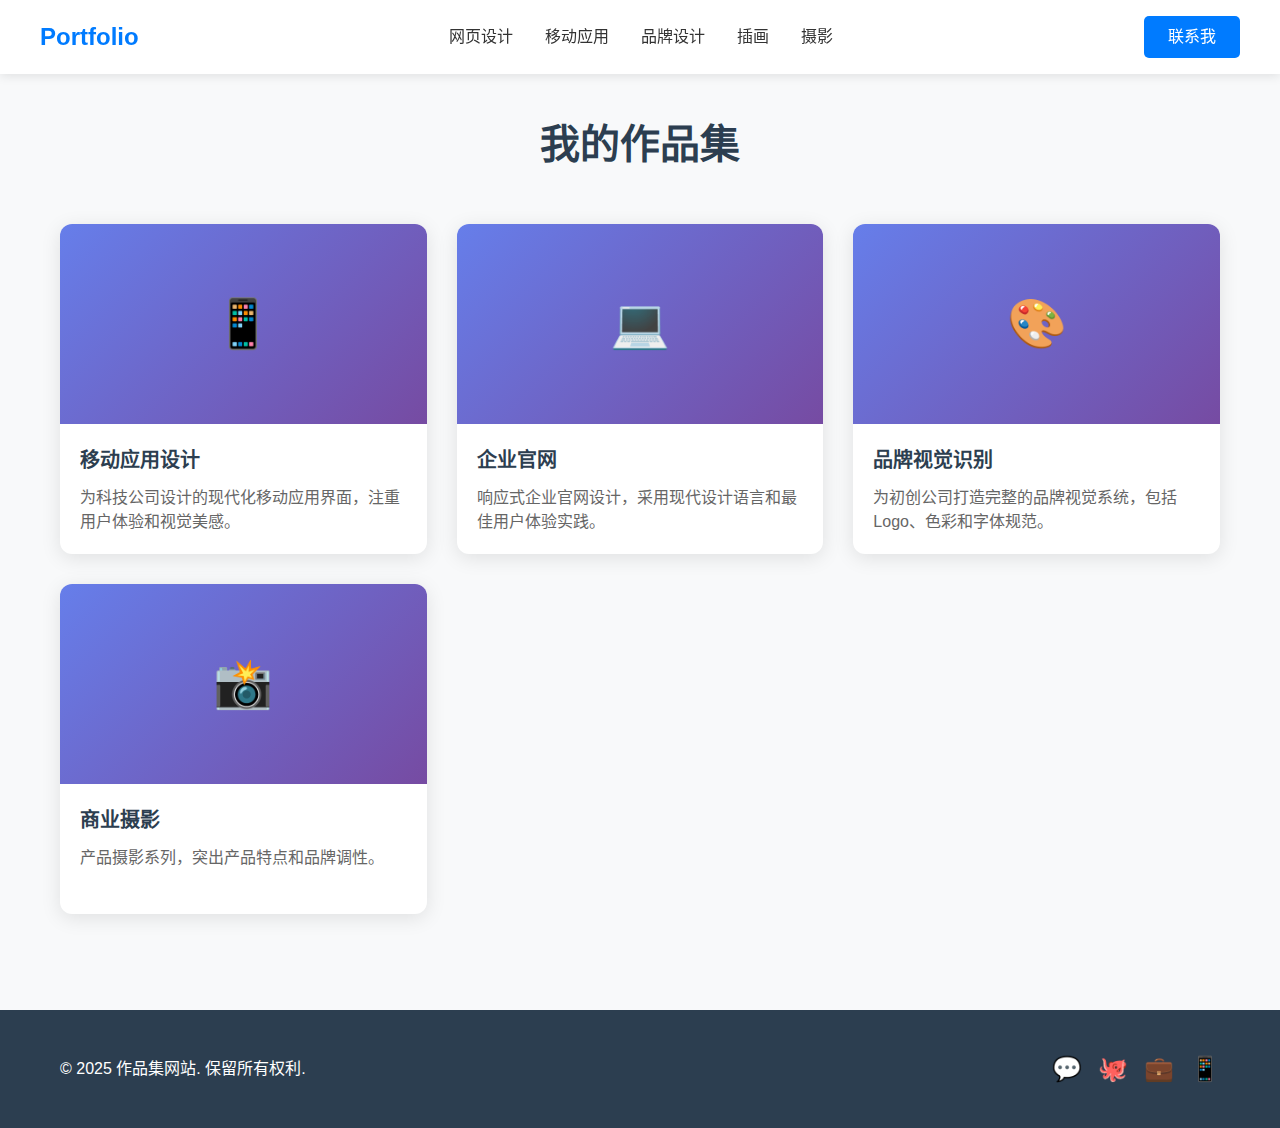
<file: portfolio-scroll-animation.html>
<!DOCTYPE html>
<html lang="zh-CN">
<head>
    <meta charset="UTF-8">
    <meta name="viewport" content="width=device-width, initial-scale=1.0">
    <title>作品集网站 - 滚动渐显效果</title>
    <style>
        * {
            margin: 0;
            padding: 0;
            box-sizing: border-box;
        }

        body {
            font-family: 'Segoe UI', 'Microsoft YaHei', sans-serif;
            line-height: 1.6;
            color: #333;
            background-color: #f8f9fa;
        }

        .container {
            max-width: 1200px;
            margin: 0 auto;
            padding: 0 20px;
        }

        /* 头部导航栏 */
        header {
            background: #fff;
            box-shadow: 0 2px 10px rgba(0, 0, 0, 0.1);
            position: fixed;
            top: 0;
            left: 0;
            right: 0;
            z-index: 1000;
            transition: all 0.3s ease;
        }

        .header-container {
            display: flex;
            justify-content: space-between;
            align-items: center;
            padding: 1rem 0;
        }

        .logo {
            font-size: 1.5rem;
            font-weight: 700;
            color: #007bff;
        }

        .nav-menu {
            display: flex;
            list-style: none;
            gap: 2rem;
        }

        .nav-menu a {
            text-decoration: none;
            color: #333;
            font-weight: 500;
            transition: color 0.3s ease;
        }

        .nav-menu a:hover {
            color: #007bff;
        }

        .btn {
            background: #007bff;
            color: white;
            padding: 0.5rem 1.5rem;
            border-radius: 5px;
            text-decoration: none;
            font-weight: 500;
            transition: background 0.3s ease;
        }

        .btn:hover {
            background: #0056b3;
        }

        /* 汉堡菜单 */
        .hamburger {
            display: none;
            flex-direction: column;
            cursor: pointer;
            gap: 4px;
        }

        .hamburger span {
            width: 25px;
            height: 3px;
            background: #333;
            transition: 0.3s;
        }

        /* 主内容区 */
        main {
            margin-top: 80px;
            padding: 2rem 0;
        }

        .section-title {
            text-align: center;
            font-size: 2.5rem;
            margin-bottom: 3rem;
            color: #2c3e50;
        }

        /* 作品网格 */
        .portfolio-grid {
            display: grid;
            grid-template-columns: repeat(auto-fit, minmax(300px, 1fr));
            gap: 30px;
            margin-top: 40px;
        }

        .portfolio-item {
            background: white;
            border-radius: 12px;
            overflow: hidden;
            box-shadow: 0 4px 20px rgba(0, 0, 0, 0.1);
            transition: all 0.3s ease-in-out;
            opacity: 0;
            transform: translateY(50px);
            transition: all 0.6s ease-out;
        }

        .portfolio-item.visible {
            opacity: 1;
            transform: translateY(0);
        }

        .portfolio-item:hover {
            transform: translateY(-5px);
            box-shadow: 0 10px 20px rgba(0, 0, 0, 0.2);
        }

        .portfolio-image {
            width: 100%;
            height: 200px;
            background: linear-gradient(135deg, #667eea 0%, #764ba2 100%);
            display: flex;
            align-items: center;
            justify-content: center;
            color: white;
            font-size: 48px;
            transition: transform 0.3s ease-in-out;
            transform-origin: center;
        }

        .portfolio-item:hover .portfolio-image {
            transform: scale(1.1);
        }

        .portfolio-content {
            padding: 20px;
        }

        .portfolio-title {
            font-size: 1.25rem;
            font-weight: 600;
            margin-bottom: 10px;
            color: #2c3e50;
            transition: color 0.3s ease-in-out;
        }

        .portfolio-item:hover .portfolio-title {
            color: #FF5733;
        }

        .portfolio-description {
            color: #666;
            line-height: 1.5;
        }

        /* 页脚样式 */
        footer {
            background-color: #2c3e50;
            color: white;
            padding: 40px 0;
            margin-top: 4rem;
        }

        .footer-container {
            display: flex;
            justify-content: space-between;
            align-items: center;
        }

        .social-links {
            display: flex;
            gap: 1rem;
        }

        .social-link {
            color: white;
            text-decoration: none;
            font-size: 1.5rem;
            transition: transform 0.3s ease;
        }

        .social-link:hover {
            transform: translateY(-2px);
        }

        /* 响应式设计 */
        @media (max-width: 768px) {
            .hamburger {
                display: flex;
            }

            .nav-menu {
                position: fixed;
                left: -100%;
                top: 70px;
                flex-direction: column;
                background: white;
                width: 100%;
                text-align: center;
                transition: 0.3s;
                box-shadow: 0 10px 27px rgba(0, 0, 0, 0.05);
                padding: 2rem 0;
            }

            .nav-menu.active {
                left: 0;
            }

            .hamburger.active span:nth-child(1) {
                transform: rotate(45deg) translate(5px, 5px);
            }

            .hamburger.active span:nth-child(2) {
                opacity: 0;
            }

            .hamburger.active span:nth-child(3) {
                transform: rotate(-45deg) translate(7px, -6px);
            }

            .portfolio-grid {
                grid-template-columns: repeat(2, 1fr);
                gap: 20px;
            }
        }

        @media (max-width: 375px) {
            .portfolio-image {
                height: auto;
                min-height: 150px;
                aspect-ratio: 16/9;
            }

            .portfolio-title {
                font-size: 1.1rem;
                line-height: 1.3;
                word-wrap: break-word;
                overflow-wrap: break-word;
                hyphens: auto;
            }

            .portfolio-grid {
                grid-template-columns: 1fr;
            }

            .footer-container {
                flex-direction: column;
                gap: 1rem;
                text-align: center;
            }
        }

        @media (max-width: 320px) {
            .portfolio-image {
                min-height: 120px;
            }

            .portfolio-title {
                font-size: 1rem;
            }

            .portfolio-description {
                font-size: 0.85rem;
            }
        }

        @media (min-width: 1200px) {
            .portfolio-grid {
                grid-template-columns: repeat(3, 1fr);
            }
        }
    </style>
</head>
<body>
    <!-- 头部导航栏 -->
    <header>
        <div class="container header-container">
            <!-- Logo -->
            <div class="logo">Portfolio</div>
            
            <!-- 导航菜单 -->
            <nav>
                <ul class="nav-menu">
                    <li><a href="#web-design">网页设计</a></li>
                    <li><a href="#mobile-app">移动应用</a></li>
                    <li><a href="#branding">品牌设计</a></li>
                    <li><a href="#illustration">插画</a></li>
                    <li><a href="#photography">摄影</a></li>
                </ul>
                <!-- 汉堡菜单按钮 -->
                <div class="hamburger">
                    <span></span>
                    <span></span>
                    <span></span>
                </div>
            </nav>
            
            <!-- 联系方式按钮 -->
            <a href="#contact" class="btn">联系我</a>
        </div>
    </header>

    <!-- 主内容区 -->
    <main>
        <div class="container">
            <h1 class="section-title">我的作品集</h1>
            
            <!-- 作品网格容器 -->
            <div class="portfolio-grid">
                <!-- 作品项 1 -->
                <article class="portfolio-item">
                    <div class="portfolio-image">
                        📱
                    </div>
                    <div class="portfolio-content">
                        <h3 class="portfolio-title">移动应用设计</h3>
                        <p class="portfolio-description">为科技公司设计的现代化移动应用界面，注重用户体验和视觉美感。</p>
                    </div>
                </article>

                <!-- 作品项 2 -->
                <article class="portfolio-item">
                    <div class="portfolio-image">
                        💻
                    </div>
                    <div class="portfolio-content">
                        <h3 class="portfolio-title">企业官网</h3>
                        <p class="portfolio-description">响应式企业官网设计，采用现代设计语言和最佳用户体验实践。</p>
                    </div>
                </article>

                <!-- 作品项 3 -->
                <article class="portfolio-item">
                    <div class="portfolio-image">
                        🎨
                    </div>
                    <div class="portfolio-content">
                        <h3 class="portfolio-title">品牌视觉识别</h3>
                        <p class="portfolio-description">为初创公司打造完整的品牌视觉系统，包括Logo、色彩和字体规范。</p>
                    </div>
                </article>

                <!-- 作品项 4 -->
                <article class="portfolio-item">
                    <div class="portfolio-image">
                        📸
                    </div>
                    <div class="portfolio-content">
                        <h3 class="portfolio-title">商业摄影</h3>
                        <p class="portfolio-description">产品摄影系列，突出产品特点和品牌调性。</p>
                    </div>
                </article>

                <!-- 作品项 5 -->
                <article class="portfolio-item">
                    <div class="portfolio-image">
                        ✏️
                    </div>
                    <div class="portfolio-content">
                        <h3 class="portfolio-title">插画设计</h3>
                        <p class="portfolio-description">为出版物创作的系列插画，展现独特的艺术风格。</p>
                    </div>
                </article>

                <!-- 作品项 6 -->
                <article class="portfolio-item">
                    <div class="portfolio-image">
                        🛒
                    </div>
                    <div class="portfolio-content">
                        <h3 class="portfolio-title">电商平台</h3>
                        <p class="portfolio-description">完整的电商平台UI/UX设计，优化购物流程和转化率。</p>
                    </div>
                </article>
            </div>
        </div>
    </main>

    <!-- 页脚 -->
    <footer>
        <div class="container footer-container">
            <!-- 版权信息 -->
            <div class="copyright">
                <p>&copy; 2025 作品集网站. 保留所有权利.</p>
            </div>
            
            <!-- 社交媒体链接 -->
            <div class="social-links">
                <a href="#" class="social-link" aria-label="微信">💬</a>
                <a href="#" class="social-link" aria-label="GitHub">🐙</a>
                <a href="#" class="social-link" aria-label="LinkedIn">💼</a>
                <a href="#" class="social-link" aria-label="微博">📱</a>
            </div>
        </div>
    </footer>

    <script>
        // 汉堡菜单交互功能
        document.addEventListener('DOMContentLoaded', function() {
            const hamburger = document.querySelector('.hamburger');
            const navMenu = document.querySelector('.nav-menu');

            // 汉堡菜单点击事件
            hamburger.addEventListener('click', () => {
                hamburger.classList.toggle('active');
                navMenu.classList.toggle('active');
            });

            // 点击导航链接关闭菜单
            document.querySelectorAll('.nav-menu a').forEach(link => {
                link.addEventListener('click', () => {
                    hamburger.classList.remove('active');
                    navMenu.classList.remove('active');
                });
            });

            // 平滑滚动到锚点
            document.querySelectorAll('a[href^="#"]').forEach(anchor => {
                anchor.addEventListener('click', function (e) {
                    e.preventDefault();
                    const target = document.querySelector(this.getAttribute('href'));
                    if (target) {
                        target.scrollIntoView({
                            behavior: 'smooth',
                            block: 'start'
                        });
                    }
                });
            });

            // 导航栏滚动效果
            window.addEventListener('scroll', function() {
                const header = document.querySelector('header');
                if (window.scrollY > 100) {
                    header.style.background = 'rgba(255, 255, 255, 0.95)';
                    header.style.backdropFilter = 'blur(10px)';
                } else {
                    header.style.background = '#fff';
                    header.style.backdropFilter = 'none';
                }
            });

            // 作品网格滚动渐显效果
            function initScrollAnimation() {
                const portfolioItems = document.querySelectorAll('.portfolio-item');
                
                // 检查浏览器是否支持 Intersection Observer API
                if (!('IntersectionObserver' in window)) {
                    // 如果不支持，直接显示所有卡片
                    portfolioItems.forEach(item => {
                        item.classList.add('visible');
                    });
                    return;
                }

                // 创建 Intersection Observer 实例
                const observer = new IntersectionObserver((entries) => {
                    entries.forEach((entry, index) => {
                        if (entry.isIntersecting) {
                            // 延迟触发动画，避免所有卡片同时动画
                            setTimeout(() => {
                                entry.target.classList.add('visible');
                            }, index * 200); // 每个卡片延迟200ms
                            
                            // 停止观察已显示的卡片
                            observer.unobserve(entry.target);
                        }
                    });
                }, {
                    threshold: 0.1, // 当10%的卡片进入视口时触发
                    rootMargin: '0px 0px -50px 0px' // 底部提前50px触发
                });

                // 开始观察所有作品卡片
                portfolioItems.forEach(item => {
                    observer.observe(item);
                });
            }

            // 初始化滚动动画
            initScrollAnimation();
        });
    </script>
</body>
</html>
</file>
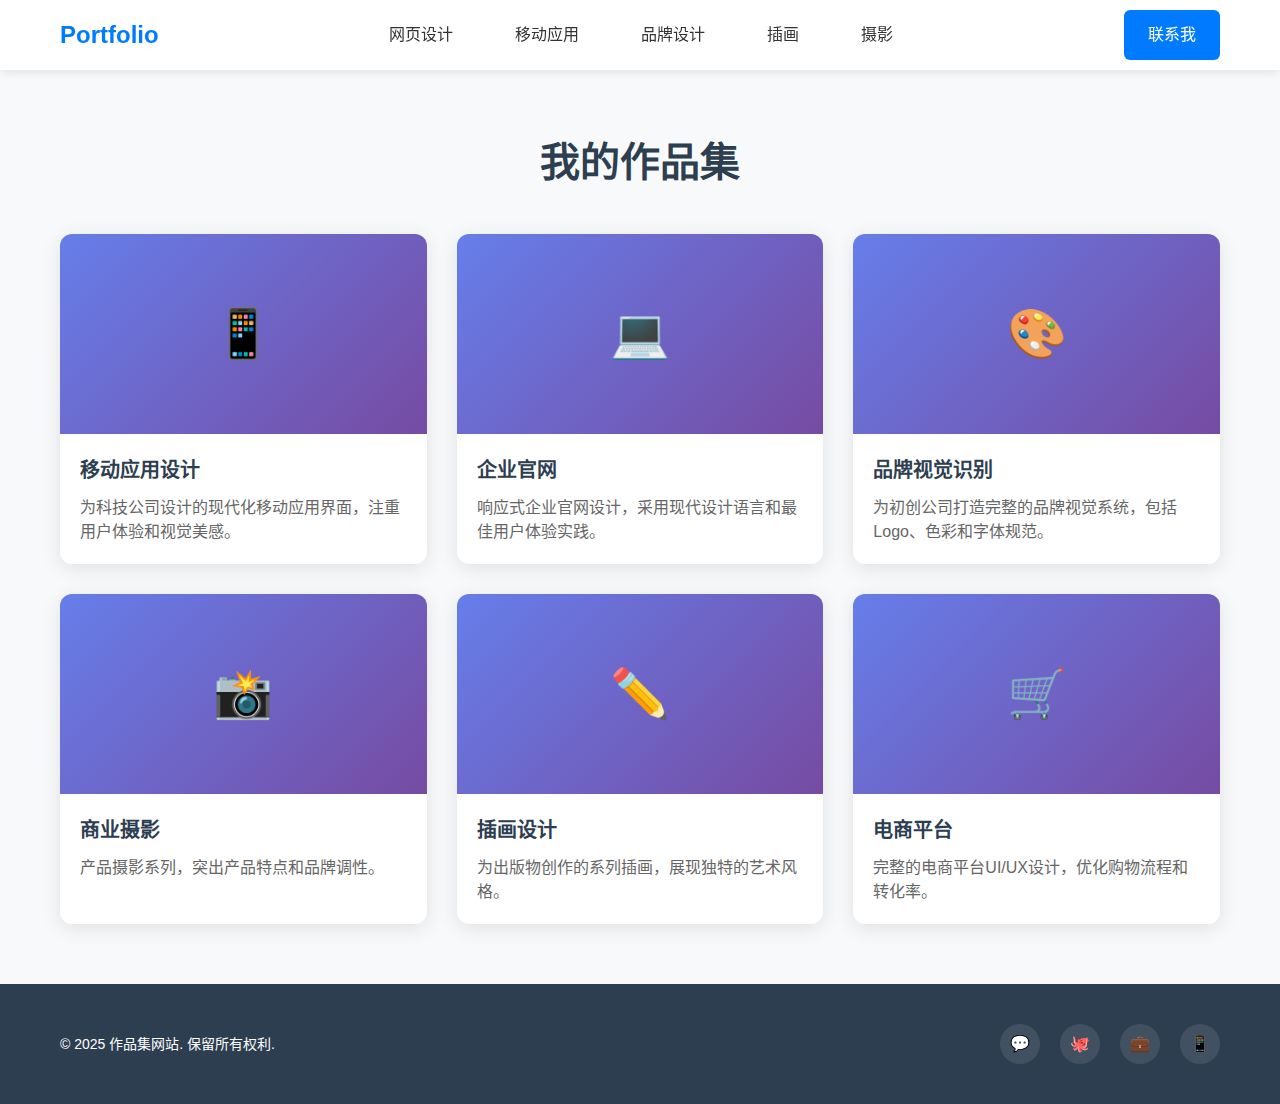
<file: portfolio-skeleton.html>
<!DOCTYPE html>
<html lang="zh-CN">
<head>
    <meta charset="UTF-8">
    <meta name="viewport" content="width=device-width, initial-scale=1.0">
    <title>作品集网站 - 语义化骨架</title>
    <style>
        /* 重置样式和基础设置 */
        * {
            margin: 0;
            padding: 0;
            box-sizing: border-box;
        }

        /* 基础字体和颜色 */
        body {
            font-family: 'Segoe UI', 'Microsoft YaHei', sans-serif;
            line-height: 1.6;
            color: #333;
            background-color: #f8f9fa;
        }

        /* 链接样式 */
        a {
            text-decoration: none;
            color: inherit;
            transition: color 0.3s ease;
        }

        a:hover {
            color: #007bff;
        }

        /* 按钮基础样式 */
        .btn {
            display: inline-block;
            padding: 12px 24px;
            background-color: #007bff;
            color: white;
            border: none;
            border-radius: 6px;
            cursor: pointer;
            font-size: 16px;
            transition: background-color 0.3s ease;
        }

        .btn:hover {
            background-color: #0056b3;
        }

        /* 容器样式 */
        .container {
            max-width: 1200px;
            margin: 0 auto;
            padding: 0 20px;
        }

        /* 头部导航栏样式 */
        header {
            background-color: #fff;
            box-shadow: 0 2px 10px rgba(0, 0, 0, 0.1);
            position: fixed;
            top: 0;
            width: 100%;
            z-index: 1000;
        }

        .header-container {
            display: flex;
            justify-content: space-between;
            align-items: center;
            height: 70px;
        }

        .logo {
            font-size: 24px;
            font-weight: bold;
            color: #007bff;
        }

        /* 导航菜单样式 */
        nav ul {
            display: flex;
            list-style: none;
            gap: 30px;
        }

        nav a {
            font-weight: 500;
            padding: 8px 16px;
            border-radius: 4px;
        }

        nav a:hover {
            background-color: #f8f9fa;
        }

        /* 主内容区样式 */
        main {
            margin-top: 70px; /* 为固定导航栏留出空间 */
            min-height: calc(100vh - 140px);
            padding: 60px 0;
        }

        .section-title {
            text-align: center;
            font-size: 2.5rem;
            margin-bottom: 40px;
            color: #2c3e50;
        }

        /* 作品网格容器 */
        .portfolio-grid {
            display: grid;
            grid-template-columns: repeat(auto-fit, minmax(300px, 1fr));
            gap: 30px;
            margin-top: 40px;
        }

        .portfolio-item {
            background: white;
            border-radius: 12px;
            overflow: hidden;
            box-shadow: 0 4px 20px rgba(0, 0, 0, 0.1);
            transition: transform 0.3s ease, box-shadow 0.3s ease;
        }

        .portfolio-item:hover {
            transform: translateY(-5px);
            box-shadow: 0 8px 30px rgba(0, 0, 0, 0.15);
        }

        .portfolio-image {
            width: 100%;
            height: 200px;
            background: linear-gradient(135deg, #667eea 0%, #764ba2 100%);
            display: flex;
            align-items: center;
            justify-content: center;
            color: white;
            font-size: 48px;
        }

        .portfolio-content {
            padding: 20px;
        }

        .portfolio-title {
            font-size: 1.25rem;
            font-weight: 600;
            margin-bottom: 10px;
            color: #2c3e50;
        }

        .portfolio-description {
            color: #666;
            line-height: 1.5;
        }

        /* 页脚样式 */
        footer {
            background-color: #2c3e50;
            color: white;
            padding: 40px 0;
        }

        .footer-container {
            display: flex;
            justify-content: space-between;
            align-items: center;
        }

        .copyright {
            font-size: 14px;
        }

        .social-links {
            display: flex;
            gap: 20px;
        }

        .social-link {
            width: 40px;
            height: 40px;
            background: rgba(255, 255, 255, 0.1);
            border-radius: 50%;
            display: flex;
            align-items: center;
            justify-content: center;
            transition: background-color 0.3s ease;
        }

        .social-link:hover {
            background: rgba(255, 255, 255, 0.2);
        }

        /* 响应式设计 */
        @media (max-width: 768px) {
            .header-container {
                flex-direction: column;
                height: auto;
                padding: 15px 0;
            }

            nav ul {
                margin-top: 15px;
                gap: 15px;
            }

            .portfolio-grid {
                grid-template-columns: 1fr;
                gap: 20px;
            }

            .footer-container {
                flex-direction: column;
                gap: 20px;
                text-align: center;
            }

            main {
                margin-top: 120px;
            }
        }

        @media (max-width: 480px) {
            .container {
                padding: 0 15px;
            }

            nav ul {
                flex-wrap: wrap;
                justify-content: center;
            }

            .section-title {
                font-size: 2rem;
            }
        }
    </style>
</head>
<body>
    <!-- 头部导航栏 -->
    <header>
        <div class="container header-container">
            <!-- Logo -->
            <div class="logo">
                <a href="#home">Portfolio</a>
            </div>
            
            <!-- 导航菜单 -->
            <nav>
                <ul class="nav-menu">
                    <li><a href="#web-design">网页设计</a></li>
                    <li><a href="#mobile-app">移动应用</a></li>
                    <li><a href="#branding">品牌设计</a></li>
                    <li><a href="#illustration">插画</a></li>
                    <li><a href="#photography">摄影</a></li>
                </ul>
                <!-- 汉堡菜单按钮 -->
                <div class="hamburger">
                    <span></span>
                    <span></span>
                    <span></span>
                </div>
            </nav>
            
            <!-- 联系方式按钮 -->
            <a href="#contact" class="btn">联系我</a>
        </div>
    </header>

    <!-- 主内容区 -->
    <main>
        <div class="container">
            <h1 class="section-title">我的作品集</h1>
            
            <!-- 作品网格容器 -->
            <div class="portfolio-grid">
                <!-- 作品项 1 -->
                <article class="portfolio-item">
                    <div class="portfolio-image">
                        📱
                    </div>
                    <div class="portfolio-content">
                        <h3 class="portfolio-title">移动应用设计</h3>
                        <p class="portfolio-description">为科技公司设计的现代化移动应用界面，注重用户体验和视觉美感。</p>
                    </div>
                </article>

                <!-- 作品项 2 -->
                <article class="portfolio-item">
                    <div class="portfolio-image">
                        💻
                    </div>
                    <div class="portfolio-content">
                        <h3 class="portfolio-title">企业官网</h3>
                        <p class="portfolio-description">响应式企业官网设计，采用现代设计语言和最佳用户体验实践。</p>
                    </div>
                </article>

                <!-- 作品项 3 -->
                <article class="portfolio-item">
                    <div class="portfolio-image">
                        🎨
                    </div>
                    <div class="portfolio-content">
                        <h3 class="portfolio-title">品牌视觉识别</h3>
                        <p class="portfolio-description">为初创公司打造完整的品牌视觉系统，包括Logo、色彩和字体规范。</p>
                    </div>
                </article>

                <!-- 作品项 4 -->
                <article class="portfolio-item">
                    <div class="portfolio-image">
                        📸
                    </div>
                    <div class="portfolio-content">
                        <h3 class="portfolio-title">商业摄影</h3>
                        <p class="portfolio-description">产品摄影系列，突出产品特点和品牌调性。</p>
                    </div>
                </article>

                <!-- 作品项 5 -->
                <article class="portfolio-item">
                    <div class="portfolio-image">
                        ✏️
                    </div>
                    <div class="portfolio-content">
                        <h3 class="portfolio-title">插画设计</h3>
                        <p class="portfolio-description">为出版物创作的系列插画，展现独特的艺术风格。</p>
                    </div>
                </article>

                <!-- 作品项 6 -->
                <article class="portfolio-item">
                    <div class="portfolio-image">
                        🛒
                    </div>
                    <div class="portfolio-content">
                        <h3 class="portfolio-title">电商平台</h3>
                        <p class="portfolio-description">完整的电商平台UI/UX设计，优化购物流程和转化率。</p>
                    </div>
                </article>
            </div>
        </div>
    </main>

    <!-- 页脚 -->
    <footer>
        <div class="container footer-container">
            <!-- 版权信息 -->
            <div class="copyright">
                <p>&copy; 2025 作品集网站. 保留所有权利.</p>
            </div>
            
            <!-- 社交媒体链接 -->
            <div class="social-links">
                <a href="#" class="social-link" aria-label="微信">💬</a>
                <a href="#" class="social-link" aria-label="GitHub">🐙</a>
                <a href="#" class="social-link" aria-label="LinkedIn">💼</a>
                <a href="#" class="social-link" aria-label="微博">📱</a>
            </div>
        </div>
    </footer>

    <script>
        // 基础交互功能
        document.addEventListener('DOMContentLoaded', function() {
            // 平滑滚动到锚点
            document.querySelectorAll('a[href^="#"]').forEach(anchor => {
                anchor.addEventListener('click', function (e) {
                    e.preventDefault();
                    const target = document.querySelector(this.getAttribute('href'));
                    if (target) {
                        target.scrollIntoView({
                            behavior: 'smooth',
                            block: 'start'
                        });
                    }
                });
            });

            // 导航栏滚动效果
            window.addEventListener('scroll', function() {
                const header = document.querySelector('header');
                if (window.scrollY > 100) {
                    header.style.background = 'rgba(255, 255, 255, 0.95)';
                    header.style.backdropFilter = 'blur(10px)';
                } else {
                    header.style.background = '#fff';
                    header.style.backdropFilter = 'none';
                }
            });
        });
    </script>
</body>
</html>
</file>
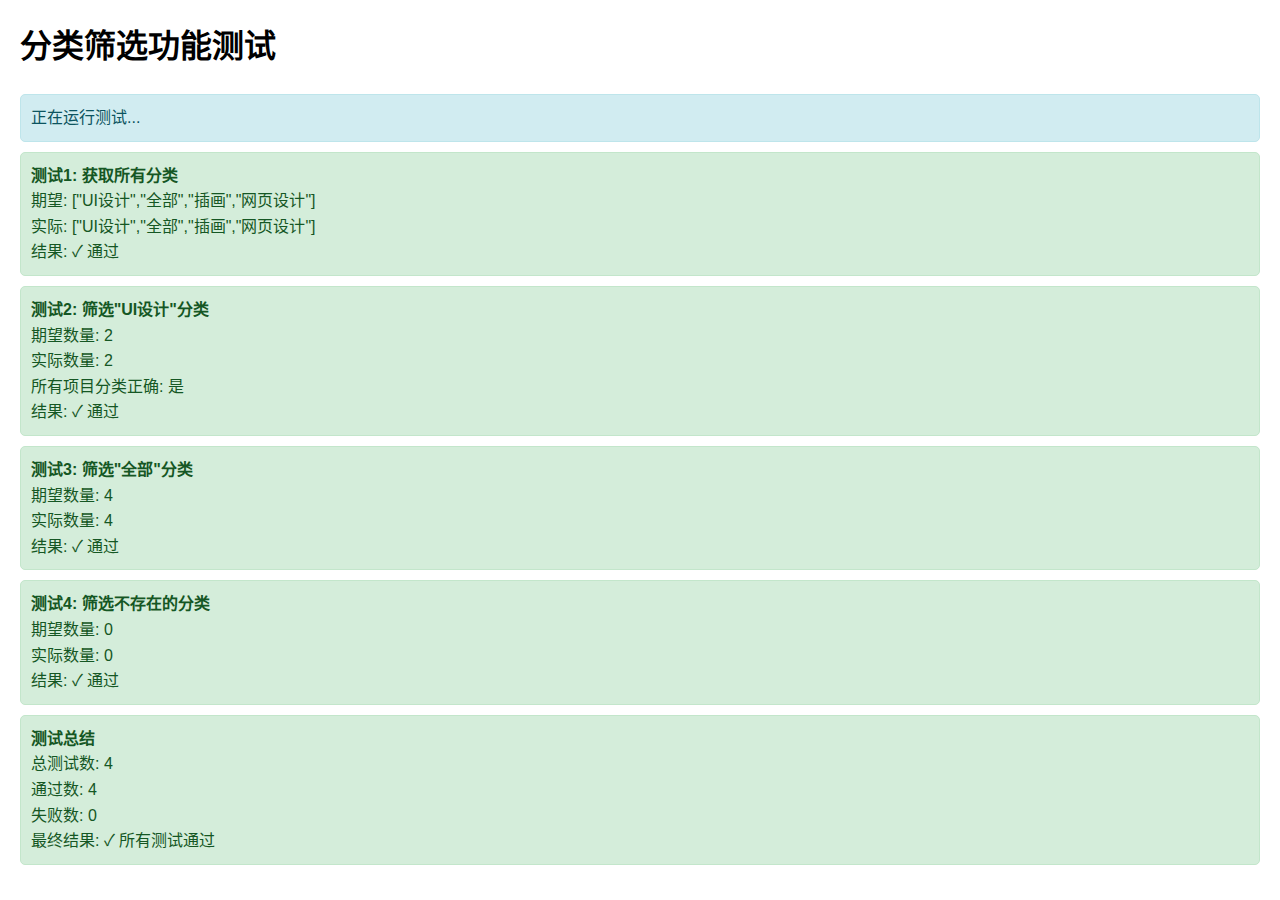
<file: test-category-filter.html>
<!DOCTYPE html>
<html lang="zh-CN">
<head>
    <meta charset="UTF-8">
    <meta name="viewport" content="width=device-width, initial-scale=1.0">
    <title>分类筛选功能测试</title>
    <style>
        body {
            font-family: Arial, sans-serif;
            margin: 20px;
            line-height: 1.6;
        }
        .test-result {
            padding: 10px;
            margin: 10px 0;
            border-radius: 5px;
        }
        .success {
            background: #d4edda;
            color: #155724;
            border: 1px solid #c3e6cb;
        }
        .error {
            background: #f8d7da;
            color: #721c24;
            border: 1px solid #f5c6cb;
        }
        .info {
            background: #d1ecf1;
            color: #0c5460;
            border: 1px solid #bee5eb;
        }
    </style>
</head>
<body>
    <h1>分类筛选功能测试</h1>
    
    <div id="testResults">
        <div class="test-result info">正在测试分类筛选功能...</div>
    </div>

    <script>
        // 测试数据
        const testData = {
            portfolio: [
                { id: 1, title: "测试项目1", category: "UI设计" },
                { id: 2, title: "测试项目2", category: "网页设计" },
                { id: 3, title: "测试项目3", category: "UI设计" },
                { id: 4, title: "测试项目4", category: "插画" }
            ]
        };

        const testResults = document.getElementById('testResults');
        
        // 测试1: 获取所有分类
        function testGetAllCategories() {
            const categories = ['全部'];
            testData.portfolio.forEach(item => {
                if (!categories.includes(item.category)) {
                    categories.push(item.category);
                }
            });
            
            const expected = ['全部', 'UI设计', '网页设计', '插画'];
            const passed = JSON.stringify(categories.sort()) === JSON.stringify(expected.sort());
            
            testResults.innerHTML += `
                <div class="test-result ${passed ? 'success' : 'error'}">
                    <strong>测试1: 获取所有分类</strong><br>
                    期望: ${JSON.stringify(expected)}<br>
                    实际: ${JSON.stringify(categories)}<br>
                    结果: ${passed ? '✓ 通过' : '✗ 失败'}
                </div>
            `;
            
            return passed;
        }

        // 测试2: 筛选特定分类
        function testFilterByCategory() {
            const category = 'UI设计';
            const filteredItems = testData.portfolio.filter(item => item.category === category);
            
            const expectedCount = 2;
            const passed = filteredItems.length === expectedCount && 
                          filteredItems.every(item => item.category === category);
            
            testResults.innerHTML += `
                <div class="test-result ${passed ? 'success' : 'error'}">
                    <strong>测试2: 筛选"UI设计"分类</strong><br>
                    期望数量: ${expectedCount}<br>
                    实际数量: ${filteredItems.length}<br>
                    所有项目分类正确: ${filteredItems.every(item => item.category === category) ? '是' : '否'}<br>
                    结果: ${passed ? '✓ 通过' : '✗ 失败'}
                </div>
            `;
            
            return passed;
        }

        // 测试3: 筛选"全部"分类
        function testFilterAllCategory() {
            const filteredItems = testData.portfolio; // "全部"应该返回所有项目
            
            const expectedCount = 4;
            const passed = filteredItems.length === expectedCount;
            
            testResults.innerHTML += `
                <div class="test-result ${passed ? 'success' : 'error'}">
                    <strong>测试3: 筛选"全部"分类</strong><br>
                    期望数量: ${expectedCount}<br>
                    实际数量: ${filteredItems.length}<br>
                    结果: ${passed ? '✓ 通过' : '✗ 失败'}
                </div>
            `;
            
            return passed;
        }

        // 测试4: 筛选不存在的分类
        function testFilterNonExistentCategory() {
            const category = '不存在的分类';
            const filteredItems = testData.portfolio.filter(item => item.category === category);
            
            const expectedCount = 0;
            const passed = filteredItems.length === expectedCount;
            
            testResults.innerHTML += `
                <div class="test-result ${passed ? 'success' : 'error'}">
                    <strong>测试4: 筛选不存在的分类</strong><br>
                    期望数量: ${expectedCount}<br>
                    实际数量: ${filteredItems.length}<br>
                    结果: ${passed ? '✓ 通过' : '✗ 失败'}
                </div>
            `;
            
            return passed;
        }

        // 运行所有测试
        function runAllTests() {
            testResults.innerHTML = '<div class="test-result info">正在运行测试...</div>';
            
            const tests = [
                testGetAllCategories,
                testFilterByCategory,
                testFilterAllCategory,
                testFilterNonExistentCategory
            ];
            
            let passedCount = 0;
            tests.forEach(test => {
                if (test()) passedCount++;
            });
            
            const allPassed = passedCount === tests.length;
            
            testResults.innerHTML += `
                <div class="test-result ${allPassed ? 'success' : 'error'}">
                    <strong>测试总结</strong><br>
                    总测试数: ${tests.length}<br>
                    通过数: ${passedCount}<br>
                    失败数: ${tests.length - passedCount}<br>
                    最终结果: ${allPassed ? '✓ 所有测试通过' : '✗ 部分测试失败'}
                </div>
            `;
        }

        // 页面加载后运行测试
        window.addEventListener('load', runAllTests);
    </script>
</body>
</html>
</file>
<file: style.css>
/* 重置样式和基础设置 */
* {
    margin: 0;
    padding: 0;
    box-sizing: border-box;
}

html {
    scroll-behavior: smooth;
}

body {
    font-family: 'Segoe UI', Tahoma, Geneva, Verdana, sans-serif;
    line-height: 1.6;
    color: #333;
    overflow-x: hidden;
}

.container {
    max-width: 1200px;
    margin: 0 auto;
    padding: 0 20px;
}

/* 导航栏样式 */
.navbar {
    position: fixed;
    top: 0;
    width: 100%;
    background: rgba(255, 255, 255, 0.95);
    backdrop-filter: blur(10px);
    z-index: 1000;
    transition: all 0.3s ease;
}

.nav-container {
    max-width: 1200px;
    margin: 0 auto;
    padding: 0 20px;
    display: flex;
    justify-content: space-between;
    align-items: center;
    height: 70px;
}

.nav-logo a {
    font-size: 1.5rem;
    font-weight: bold;
    color: #2c3e50;
    text-decoration: none;
}

.nav-menu {
    display: flex;
    list-style: none;
    gap: 2rem;
}

.nav-link {
    text-decoration: none;
    color: #333;
    font-weight: 500;
    transition: color 0.3s ease;
}

.nav-link:hover {
    color: #3498db;
}

.hamburger {
    display: none;
    flex-direction: column;
    cursor: pointer;
    gap: 4px;
}

.hamburger span {
    width: 25px;
    height: 3px;
    background: #333;
    transition: all 0.3s ease;
}

/* 首页样式 */
.hero {
    min-height: 100vh;
    display: flex;
    align-items: center;
    background: linear-gradient(135deg, #667eea 0%, #764ba2 100%);
    color: white;
    position: relative;
    overflow: hidden;
}

.hero-content {
    flex: 1;
    padding: 0 20px;
    z-index: 2;
}

.hero-title {
    font-size: 3.5rem;
    margin-bottom: 1rem;
    animation: fadeInUp 1s ease;
}

.hero-subtitle {
    font-size: 1.5rem;
    margin-bottom: 2rem;
    opacity: 0.9;
    animation: fadeInUp 1s ease 0.2s both;
}

.cta-button {
    padding: 15px 30px;
    background: #e74c3c;
    color: white;
    border: none;
    border-radius: 50px;
    font-size: 1.1rem;
    cursor: pointer;
    transition: all 0.3s ease;
    animation: fadeInUp 1s ease 0.4s both;
}

.cta-button:hover {
    background: #c0392b;
    transform: translateY(-2px);
}

.hero-image {
    flex: 1;
    position: relative;
    height: 100vh;
}

.floating-elements {
    position: absolute;
    width: 100%;
    height: 100%;
}

.floating-element {
    position: absolute;
    background: rgba(255, 255, 255, 0.1);
    border-radius: 50%;
    animation: float 6s ease-in-out infinite;
}

.floating-element:nth-child(1) {
    width: 100px;
    height: 100px;
    top: 20%;
    left: 10%;
    animation-delay: 0s;
}

.floating-element:nth-child(2) {
    width: 150px;
    height: 150px;
    top: 60%;
    left: 20%;
    animation-delay: 2s;
}

.floating-element:nth-child(3) {
    width: 80px;
    height: 80px;
    top: 40%;
    left: 80%;
    animation-delay: 4s;
}

/* 关于我部分 */
.about {
    padding: 100px 0;
    background: #f8f9fa;
}

.section-title {
    text-align: center;
    font-size: 2.5rem;
    margin-bottom: 3rem;
    color: #2c3e50;
}

.about-content {
    display: grid;
    grid-template-columns: 2fr 1fr;
    gap: 4rem;
    align-items: center;
}

.about-text p {
    font-size: 1.1rem;
    margin-bottom: 1.5rem;
    color: #666;
}

.stats {
    display: grid;
    grid-template-columns: repeat(3, 1fr);
    gap: 2rem;
    margin-top: 2rem;
}

.stat {
    text-align: center;
}

.stat h3 {
    font-size: 2.5rem;
    color: #3498db;
    margin-bottom: 0.5rem;
}

.about-image {
    display: flex;
    justify-content: center;
}

.image-placeholder {
    width: 200px;
    height: 200px;
    background: #3498db;
    border-radius: 50%;
    display: flex;
    align-items: center;
    justify-content: center;
    color: white;
    font-size: 4rem;
}

/* 作品集部分 */
.portfolio {
    padding: 100px 0;
}

/* 作品集控制区域 */
.portfolio-controls {
    display: flex;
    justify-content: space-between;
    align-items: center;
    margin-bottom: 2rem;
    gap: 2rem;
}

.search-box {
    position: relative;
    flex: 1;
    max-width: 400px;
}

.search-input {
    width: 100%;
    padding: 12px 45px 12px 20px;
    border: 2px solid #ecf0f1;
    border-radius: 25px;
    font-size: 1rem;
    transition: all 0.3s ease;
}

.search-input:focus {
    outline: none;
    border-color: #3498db;
    box-shadow: 0 0 0 3px rgba(52, 152, 219, 0.1);
}

.search-icon {
    position: absolute;
    right: 20px;
    top: 50%;
    transform: translateY(-50%);
    color: #7f8c8d;
}

.sort-controls {
    flex-shrink: 0;
}

.sort-select {
    padding: 10px 15px;
    border: 2px solid #ecf0f1;
    border-radius: 8px;
    font-size: 1rem;
    background: white;
    cursor: pointer;
    transition: all 0.3s ease;
}

.sort-select:focus {
    outline: none;
    border-color: #3498db;
}

/* 分类导航 */
.category-nav {
    display: flex;
    justify-content: center;
    flex-wrap: wrap;
    gap: 15px;
    margin-bottom: 40px;
    padding: 0 20px;
}

.category-btn {
    background: #ecf0f1;
    color: #2c3e50;
    border: none;
    padding: 10px 20px;
    border-radius: 25px;
    font-size: 1rem;
    font-weight: 500;
    cursor: pointer;
    transition: all 0.3s ease;
}

.category-btn:hover {
    background: #3498db;
    color: white;
    transform: translateY(-2px);
}

.category-btn.active {
    background: #e74c3c;
    color: white;
}

.category-btn.active:hover {
    background: #c0392b;
}

/* 作品网格 */
.portfolio-grid {
    display: grid;
    grid-template-columns: repeat(auto-fit, minmax(350px, 1fr));
    gap: 2rem;
}

/* 作品卡片样式 */
.portfolio-card {
    background: white;
    border-radius: 12px;
    overflow: hidden;
    box-shadow: 0 4px 6px rgba(0, 0, 0, 0.1);
    transition: all 0.3s ease-in-out;
    cursor: pointer;
}

.portfolio-card:hover {
    transform: translateY(-5px);
    box-shadow: 0 10px 20px rgba(0, 0, 0, 0.2);
}

.card-image {
    width: 100%;
    height: 200px;
    background: linear-gradient(135deg, #667eea 0%, #764ba2 100%);
    display: flex;
    align-items: center;
    justify-content: center;
    color: white;
    font-size: 1.2rem;
    font-weight: 600;
}

.card-content {
    padding: 20px;
}

.card-title {
    font-size: 1.3rem;
    font-weight: 600;
    margin-bottom: 8px;
    color: #2c3e50;
}

.card-category {
    display: inline-block;
    background: #e74c3c;
    color: white;
    padding: 4px 12px;
    border-radius: 20px;
    font-size: 0.85rem;
    margin-bottom: 12px;
}

.card-description {
    color: #7f8c8d;
    font-size: 0.95rem;
    margin-bottom: 15px;
    line-height: 1.5;
}

.tech-stack {
    display: flex;
    flex-wrap: wrap;
    gap: 8px;
}

.tech-badge {
    background: #ecf0f1;
    color: #2c3e50;
    padding: 4px 10px;
    border-radius: 12px;
    font-size: 0.8rem;
    font-weight: 500;
}

/* 模态框样式 */
.modal {
    display: none;
    position: fixed;
    top: 0;
    left: 0;
    width: 100%;
    height: 100%;
    background: rgba(0, 0, 0, 0.8);
    z-index: 1000;
    opacity: 0;
    transition: opacity 0.3s ease;
}

.modal.active {
    display: flex;
    align-items: center;
    justify-content: center;
    opacity: 1;
}

.modal-content {
    background: white;
    border-radius: 16px;
    max-width: 800px;
    width: 90%;
    max-height: 90vh;
    overflow-y: auto;
    transform: scale(0.9);
    transition: transform 0.3s ease;
}

.modal.active .modal-content {
    transform: scale(1);
}

.modal-header {
    padding: 20px;
    border-bottom: 1px solid #ecf0f1;
    display: flex;
    justify-content: space-between;
    align-items: center;
}

.modal-title {
    font-size: 1.5rem;
    font-weight: 600;
    color: #2c3e50;
}

.close-btn {
    background: none;
    border: none;
    font-size: 1.5rem;
    cursor: pointer;
    color: #7f8c8d;
    padding: 5px;
    border-radius: 50%;
    transition: background 0.3s ease;
}

.close-btn:hover {
    background: #ecf0f1;
}

.modal-body {
    padding: 20px;
}

.modal-image {
    width: 100%;
    height: 300px;
    background: linear-gradient(135deg, #667eea 0%, #764ba2 100%);
    border-radius: 8px;
    margin-bottom: 20px;
    display: flex;
    align-items: center;
    justify-content: center;
    color: white;
    font-size: 1.2rem;
    font-weight: 600;
}

.modal-description {
    font-size: 1rem;
    line-height: 1.6;
    color: #5a6c7d;
    margin-bottom: 20px;
}

.modal-tech-stack {
    display: flex;
    flex-wrap: wrap;
    gap: 10px;
    margin-bottom: 20px;
}

.modal-tech-badge {
    background: #3498db;
    color: white;
    padding: 6px 12px;
    border-radius: 15px;
    font-size: 0.9rem;
}

.modal-links {
    display: flex;
    gap: 15px;
}

.modal-link {
    display: inline-block;
    padding: 10px 20px;
    background: #2ecc71;
    color: white;
    text-decoration: none;
    border-radius: 8px;
    transition: background 0.3s ease;
}

.modal-link:hover {
    background: #27ae60;
}

.modal-link.demo {
    background: #e74c3c;
}

.modal-link.demo:hover {
    background: #c0392b;
}

/* 加载动画 */
.loading {
    text-align: center;
    padding: 40px;
    font-size: 1.2rem;
    color: #7f8c8d;
    grid-column: 1 / -1;
}

.fade-in {
    animation: fadeIn 0.6s ease-in;
}

@keyframes fadeIn {
    from { opacity: 0; transform: translateY(20px); }
    to { opacity: 1; transform: translateY(0); }
}

/* 无结果和错误消息样式 */
.no-results, .error-message {
    text-align: center;
    padding: 60px 20px;
    grid-column: 1 / -1;
}

.no-results i, .error-message i {
    margin-bottom: 1rem;
}

.no-results h3, .error-message h3 {
    font-size: 1.5rem;
    color: #2c3e50;
    margin-bottom: 0.5rem;
}

.no-results p, .error-message p {
    color: #7f8c8d;
    margin-bottom: 1.5rem;
}

.retry-btn {
    padding: 10px 20px;
    background: #3498db;
    color: white;
    border: none;
    border-radius: 5px;
    cursor: pointer;
    transition: background 0.3s ease;
}

.retry-btn:hover {
    background: #2980b9;
}

.portfolio-item {
    position: relative;
    border-radius: 10px;
    overflow: hidden;
    box-shadow: 0 10px 30px rgba(0, 0, 0, 0.1);
    transition: transform 0.3s ease;
}

.portfolio-item:hover {
    transform: translateY(-10px);
}

.portfolio-image {
    position: relative;
    overflow: hidden;
}

.portfolio-image img {
    width: 100%;
    height: 250px;
    object-fit: cover;
    transition: transform 0.3s ease;
}

.portfolio-item:hover .portfolio-image img {
    transform: scale(1.1);
}

.portfolio-overlay {
    position: absolute;
    top: 0;
    left: 0;
    width: 100%;
    height: 100%;
    background: rgba(52, 152, 219, 0.9);
    display: flex;
    flex-direction: column;
    justify-content: center;
    align-items: center;
    color: white;
    opacity: 0;
    transition: opacity 0.3s ease;
}

.portfolio-item:hover .portfolio-overlay {
    opacity: 1;
}

.view-project {
    margin-top: 1rem;
    padding: 10px 20px;
    background: white;
    color: #3498db;
    border: none;
    border-radius: 25px;
    cursor: pointer;
    transition: all 0.3s ease;
}

.view-project:hover {
    background: #f8f9fa;
}

/* 技能部分 */
.skills {
    padding: 100px 0;
    background: #f8f9fa;
}

.skills-grid {
    display: grid;
    grid-template-columns: repeat(auto-fit, minmax(250px, 1fr));
    gap: 2rem;
}

.skill-item {
    background: white;
    padding: 2rem;
    border-radius: 10px;
    text-align: center;
    box-shadow: 0 5px 15px rgba(0, 0, 0, 0.1);
    transition: transform 0.3s ease;
}

.skill-item:hover {
    transform: translateY(-5px);
}

.skill-icon {
    font-size: 3rem;
    color: #3498db;
    margin-bottom: 1rem;
}

.skill-bar {
    width: 100%;
    height: 10px;
    background: #ecf0f1;
    border-radius: 5px;
    margin: 1rem 0;
    overflow: hidden;
}

.skill-progress {
    height: 100%;
    background: #3498db;
    border-radius: 5px;
    width: 0%;
    transition: width 1s ease;
}

/* 联系我部分 */
.contact {
    padding: 100px 0;
}

.contact-content {
    display: grid;
    grid-template-columns: 1fr 1fr;
    gap: 4rem;
}

.contact-item {
    display: flex;
    align-items: center;
    gap: 1rem;
    margin-bottom: 2rem;
}

.contact-item i {
    font-size: 1.5rem;
    color: #3498db;
    width: 50px;
}

.contact-form {
    display: flex;
    flex-direction: column;
    gap: 1rem;
}

.contact-form input,
.contact-form textarea {
    padding: 15px;
    border: 2px solid #ecf0f1;
    border-radius: 5px;
    font-size: 1rem;
    transition: border-color 0.3s ease;
}

.contact-form input:focus,
.contact-form textarea:focus {
    outline: none;
    border-color: #3498db;
}

.contact-form button {
    padding: 15px;
    background: #3498db;
    color: white;
    border: none;
    border-radius: 5px;
    font-size: 1.1rem;
    cursor: pointer;
    transition: background 0.3s ease;
}

.contact-form button:hover {
    background: #2980b9;
}

/* 页脚 */
.footer {
    background: #2c3e50;
    color: white;
    padding: 2rem 0;
    text-align: center;
}

.footer .container {
    display: flex;
    justify-content: space-between;
    align-items: center;
}

.social-links {
    display: flex;
    gap: 1rem;
}

.social-links a {
    color: white;
    font-size: 1.5rem;
    transition: color 0.3s ease;
}

.social-links a:hover {
    color: #3498db;
}

/* 动画 */
@keyframes fadeInUp {
    from {
        opacity: 0;
        transform: translateY(30px);
    }
    to {
        opacity: 1;
        transform: translateY(0);
    }
}

@keyframes float {
    0%, 100% {
        transform: translateY(0px);
    }
    50% {
        transform: translateY(-20px);
    }
}

/* 响应式设计 */
@media (max-width: 1024px) {
    .portfolio-controls {
        flex-direction: column;
        align-items: stretch;
        gap: 1rem;
    }
    
    .search-box {
        max-width: none;
    }
    
    .sort-controls {
        align-self: flex-end;
    }
    
    .portfolio-grid {
        grid-template-columns: repeat(auto-fit, minmax(300px, 1fr));
    }
    
    .category-nav {
        gap: 10px;
    }
    
    .category-btn {
        padding: 8px 16px;
        font-size: 0.9rem;
    }
}

@media (max-width: 768px) {
    .hamburger {
        display: flex;
    }
    
    .nav-menu {
        position: fixed;
        left: -100%;
        top: 70px;
        flex-direction: column;
        background: white;
        width: 100%;
        text-align: center;
        transition: 0.3s;
        box-shadow: 0 10px 27px rgba(0, 0, 0, 0.05);
        padding: 2rem 0;
    }
    
    .nav-menu.active {
        left: 0;
    }
    
    .hero {
        flex-direction: column;
        text-align: center;
    }
    
    .hero-title {
        font-size: 2.5rem;
    }
    
    .hero-subtitle {
        font-size: 1.2rem;
    }
    
    .about-content {
        grid-template-columns: 1fr;
        gap: 2rem;
    }
    
    .stats {
        grid-template-columns: 1fr;
        gap: 1rem;
    }
    
    .portfolio-controls {
        flex-direction: column;
        align-items: stretch;
    }
    
    .sort-controls {
        align-self: stretch;
    }
    
    .sort-select {
        width: 100%;
    }
    
    .portfolio-grid {
        grid-template-columns: 1fr;
    }
    
    .category-nav {
        justify-content: flex-start;
        overflow-x: auto;
        padding-bottom: 10px;
    }
    
    .card-image {
        height: 150px;
    }
    
    .modal-content {
        width: 95%;
    }
    
    .modal-image {
        height: 200px;
    }
    
    .modal-links {
        flex-direction: column;
    }
    
    .modal-link {
        text-align: center;
    }
    
    .skills-grid {
        grid-template-columns: 1fr;
    }
    
    .contact-content {
        grid-template-columns: 1fr;
        gap: 2rem;
    }
    
    .footer .container {
        flex-direction: column;
        gap: 1rem;
    }
}

@media (max-width: 480px) {
    .container {
        padding: 0 15px;
    }
    
    .hero-title {
        font-size: 2rem;
    }
    
    .section-title {
        font-size: 2rem;
    }
    
    .portfolio-controls {
        gap: 1rem;
    }
    
    .search-input {
        padding: 10px 40px 10px 15px;
    }
    
    .search-icon {
        right: 15px;
    }
    
    .category-nav {
        gap: 8px;
    }
    
    .category-btn {
        padding: 6px 12px;
        font-size: 0.8rem;
    }
    
    .card-image {
        height: 180px;
    }
    
    .card-content {
        padding: 15px;
    }
    
    .card-title {
        font-size: 1.1rem;
    }
    
    .modal-header {
        padding: 15px;
    }
    
    .modal-body {
        padding: 15px;
    }
}
</file>
